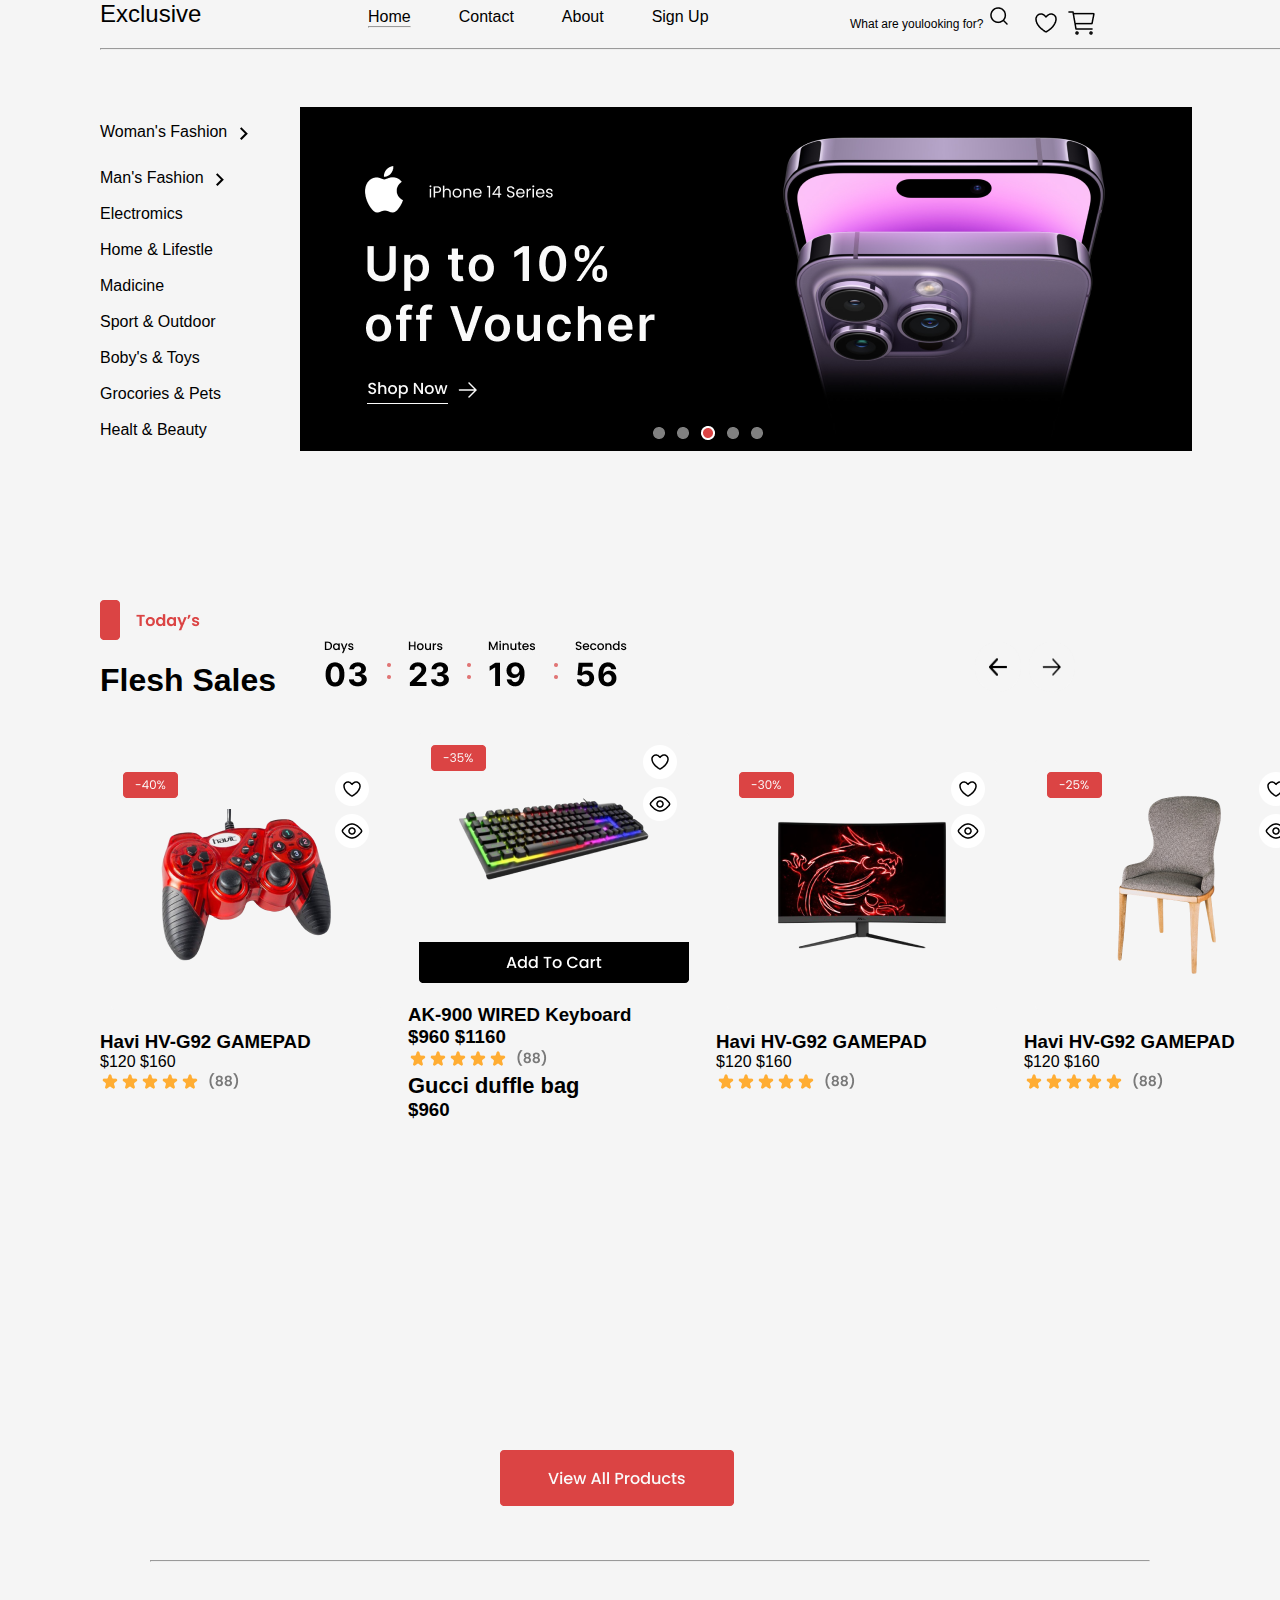
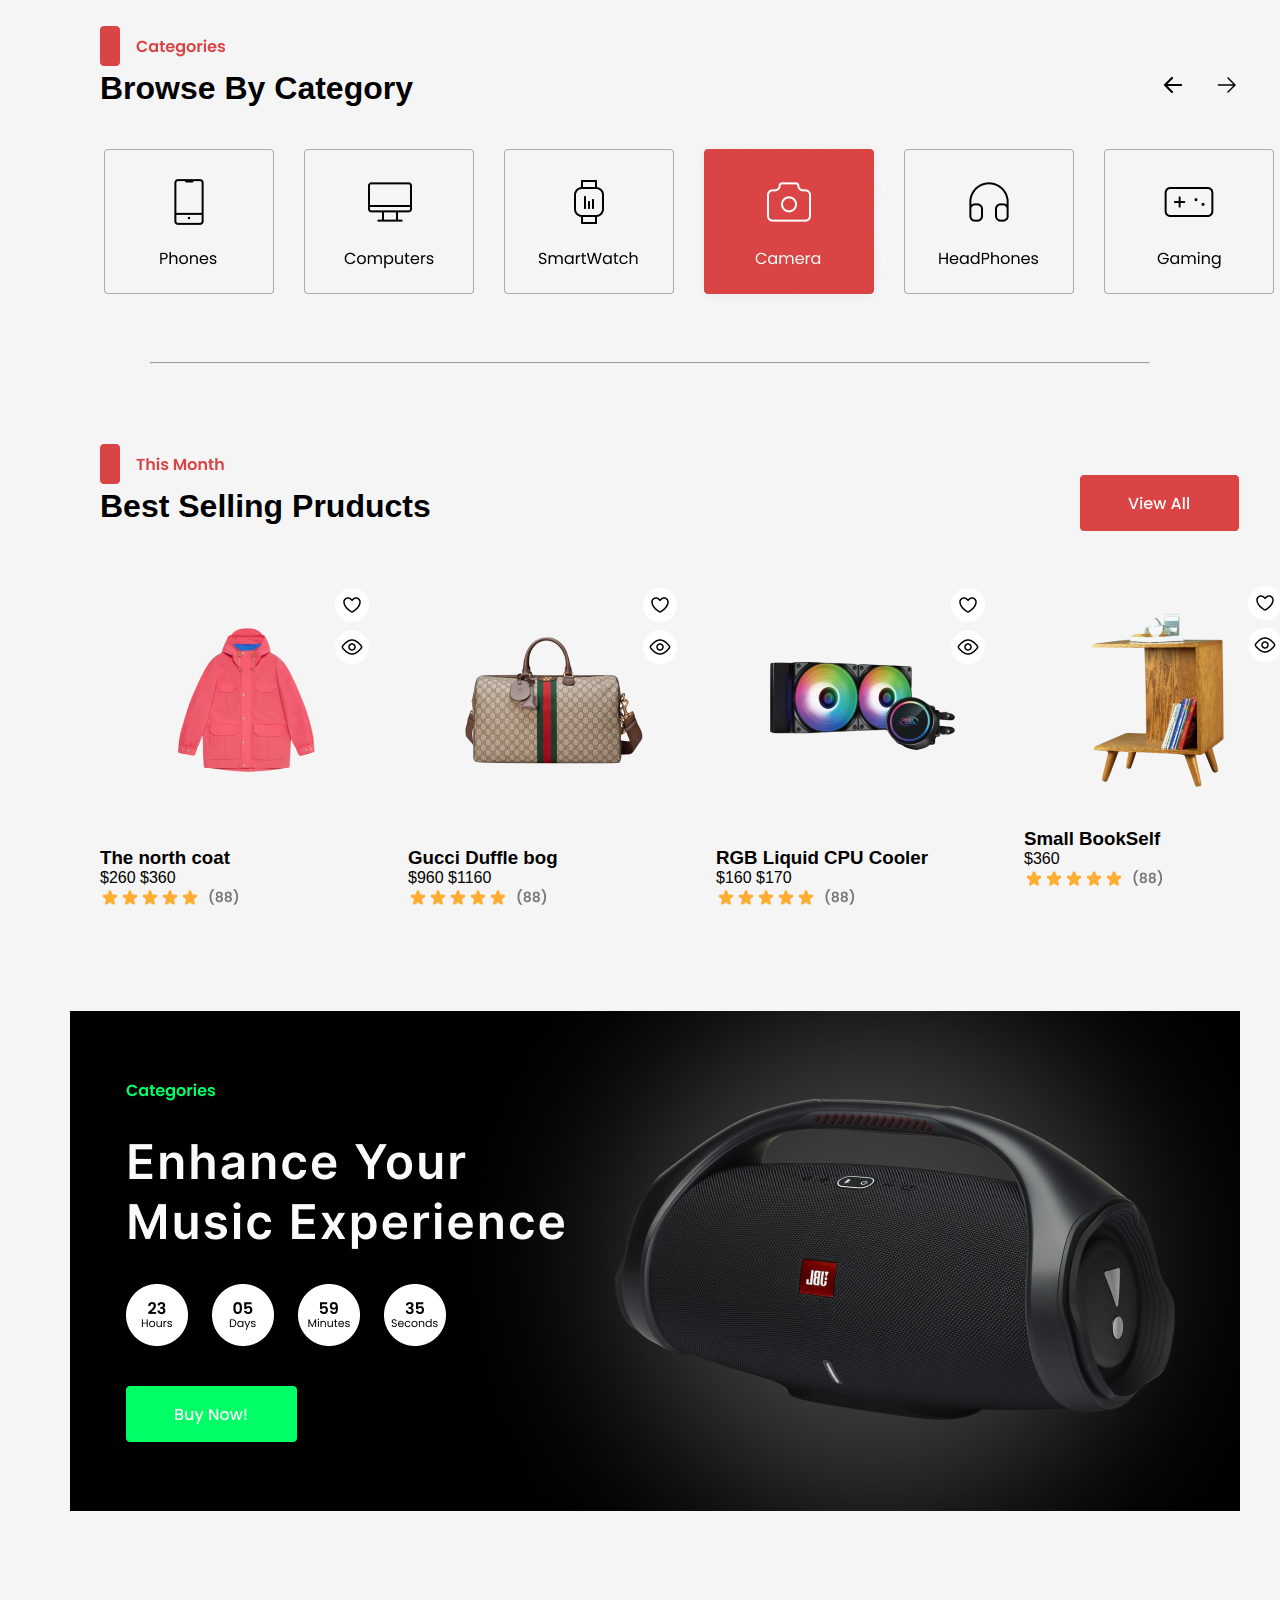
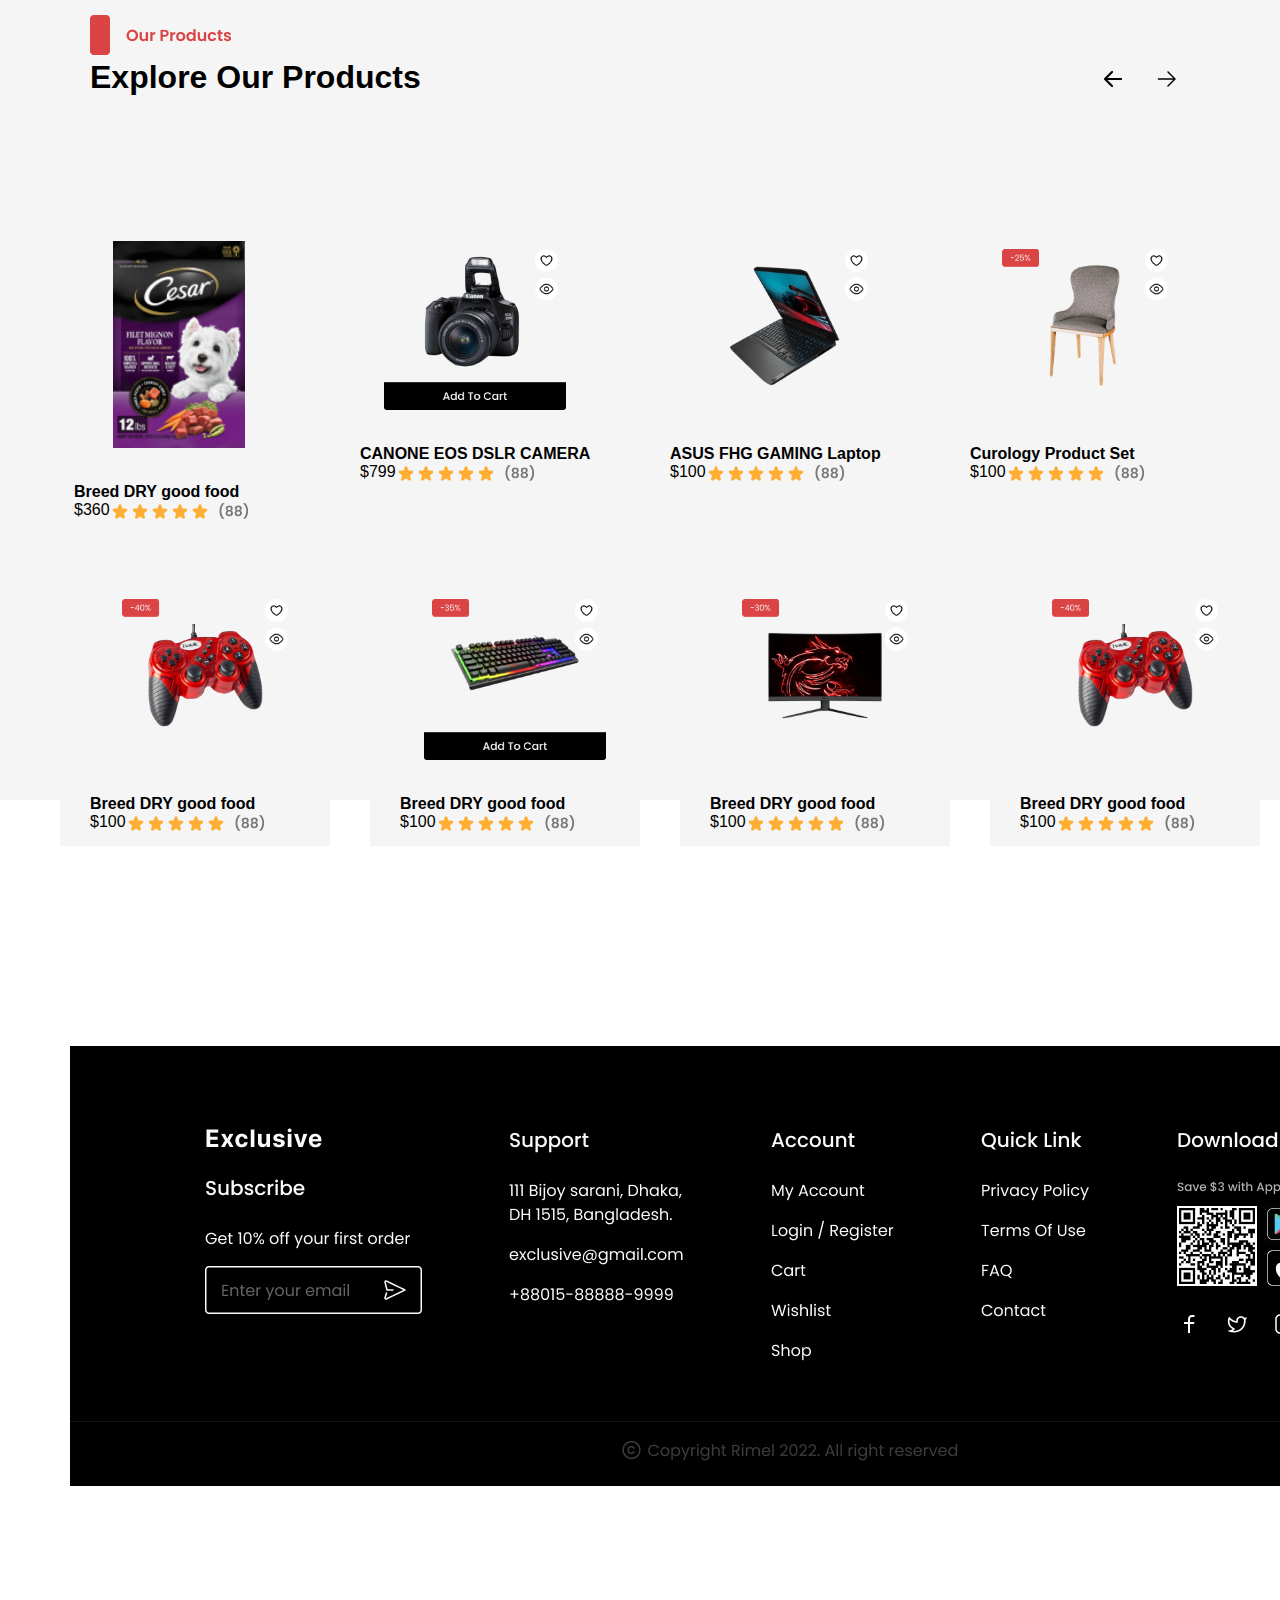
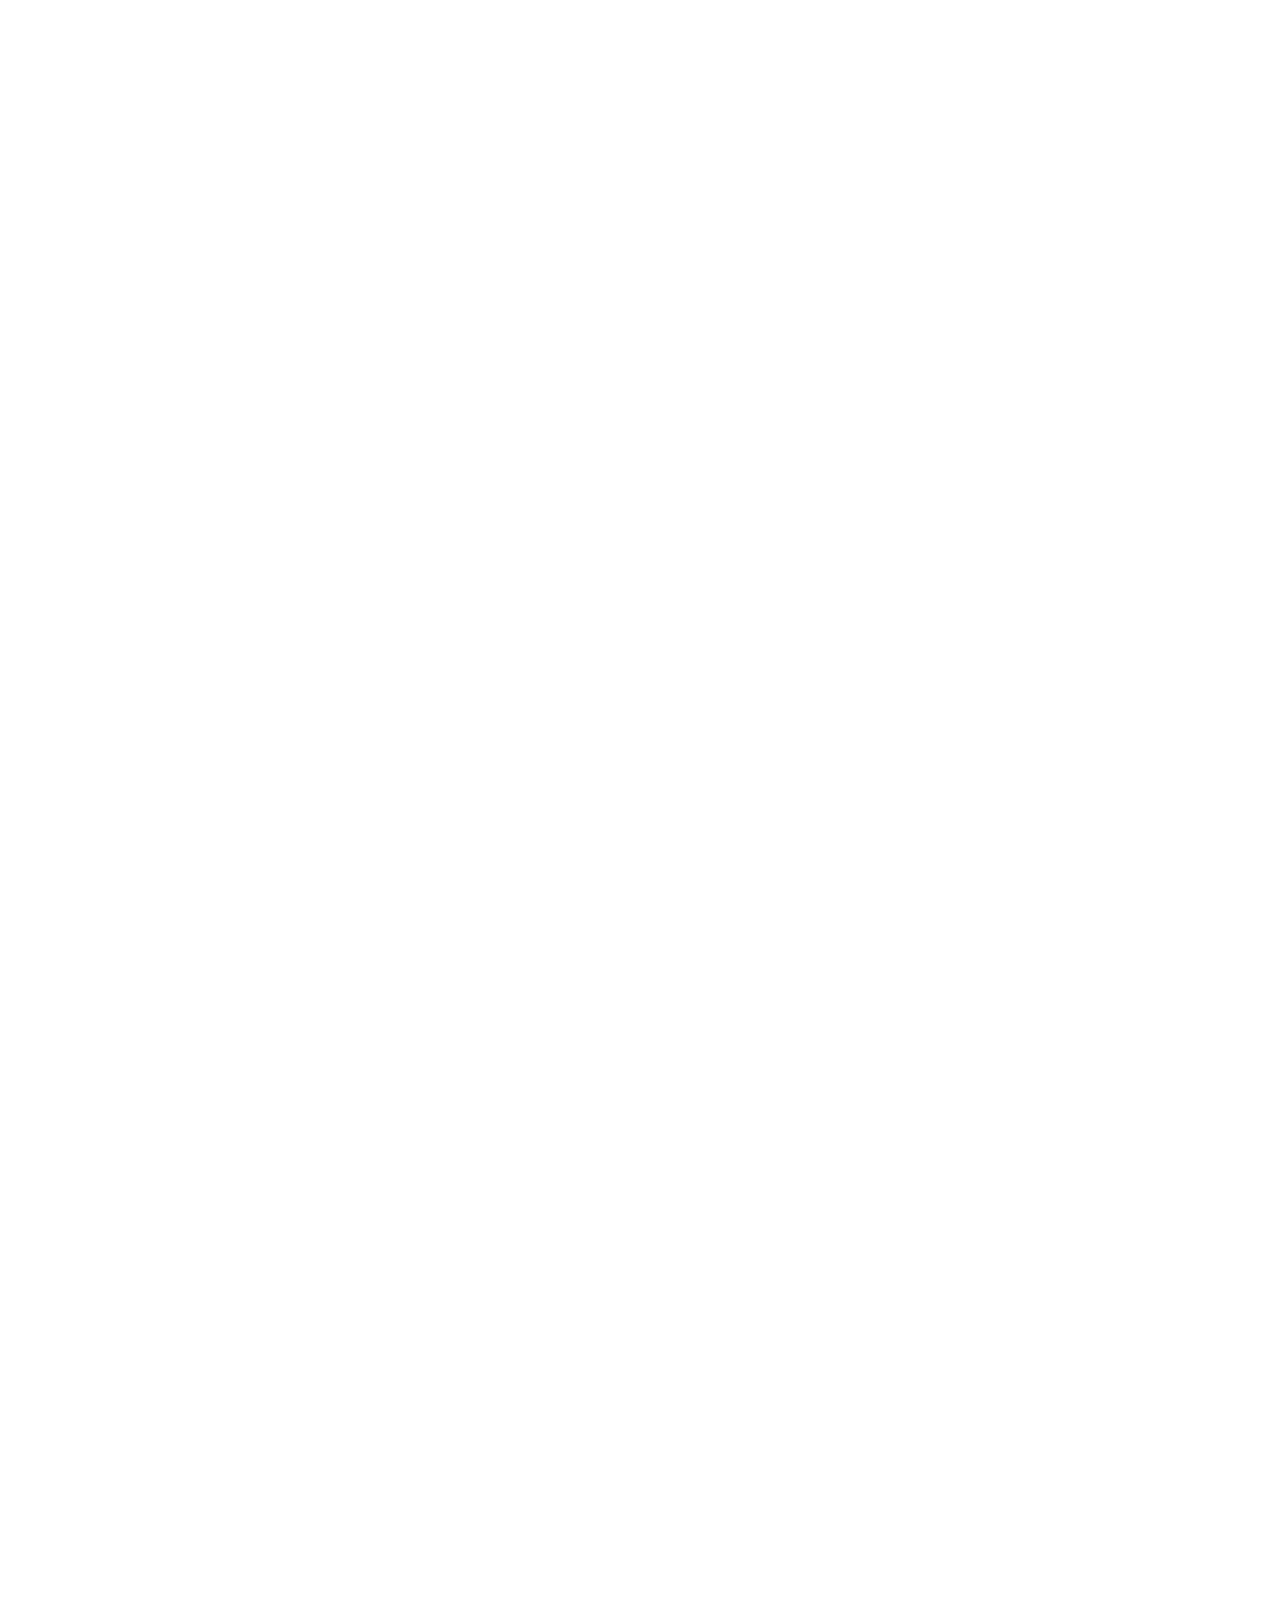
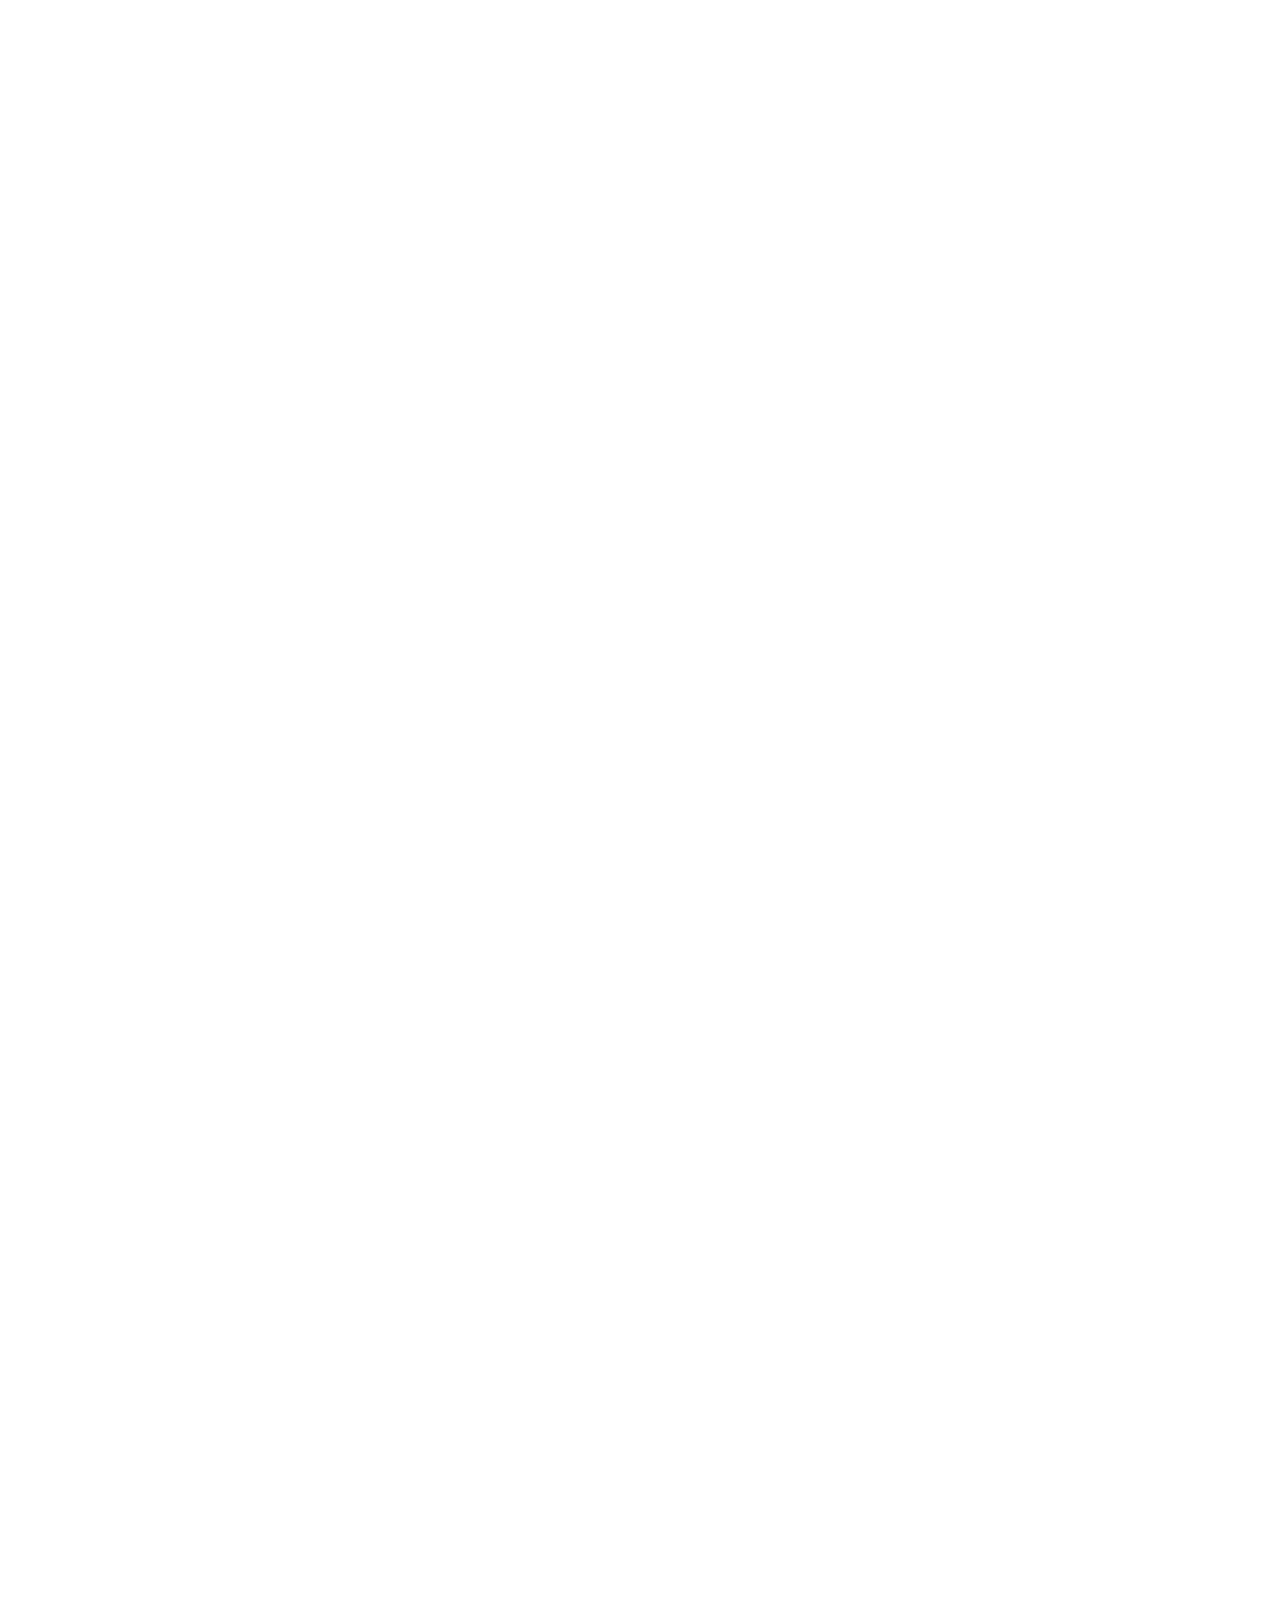
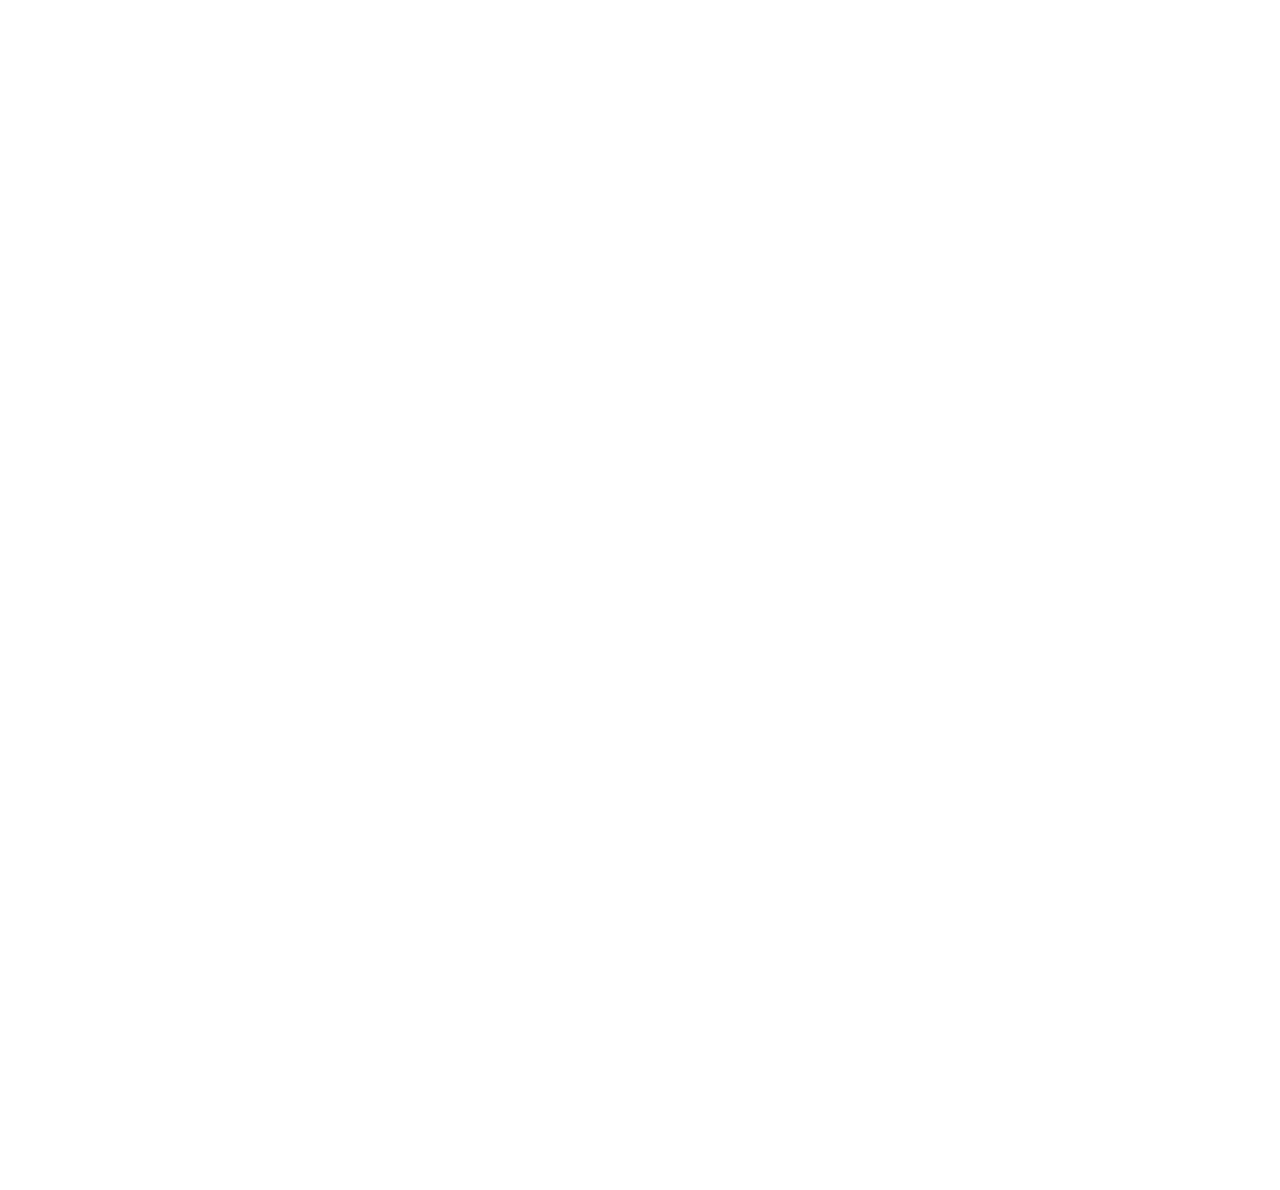
<file: index.html>
<!DOCTYPE html>
<html lang="en">

<head>
    <meta charset="UTF-8">
    <meta name="viewport" content="width=device-width, initial-scale=1.0">
    <title>Document</title>
    <link rel="stylesheet" href="style.css">
</head>

<body>
    <div class="obshe">

        <div class="wrapper">
            <!-- header section start -->
            <header>
                <nav>
                    <a class="logo" href="/">Exclusive</a>
                    <ul>
                        <li>
                            <a href="#todays">Home
                                <hr>
                            </a>
                        </li>
                        <li>
                            <a href="#">Contact</a>
                        </li>
                        <li>
                            <a href="#">About</a>
                        </li>
                        <li>
                            <a href="/sign.html">Sign Up</a>
                        </li>
                    </ul>
                    <hr>
                    <p class="logo__2">What are youlooking for? <img src="images/Component 2.png"></p>
                    <section class="home-img">
                        <img width="32px" src="images/Wishlist.png" alt="">
                        <img width="32px" src="images/Cart1 with buy.png" alt="">
                    </section>
                    <section class="home-fashion">
                        <ol>
                            <li>Woman's Fashion <img class="img-1" src="images/DropDown.png" alt=""><br></li>
                            <br>
                            <li>Man's Fashion <img class="img__2" src="images/DropDown.png" alt=""></li>
                            <br>
                            <li>Electromics</li>
                            <br>
                            <li>Home & Lifestle</li>
                            <br>
                            <li>Madicine</li>
                            <br>
                            <li>Sport & Outdoor</li>
                            <br>
                            <li>Boby's & Toys</li>
                            <br>
                            <li>Grocories & Pets</li>
                            <br>
                            <li>Healt & Beauty</li>
                        </ol>
                    </section>
                </nav>
                <img class="header-img" src="images/Frame 560.png" alt="">
            </header>
            <!-- header section end -->
        </div>

        <!-- main section start -->
        <main>
            <!-- todays section start -->
            <section class="todays">
                <div class="div">
                    <p><img src="images/Frame 625.png" alt=""></p>
                </div>
                <br>
                <h1>Flesh Sales <img class="koko" src="images/Group 1000005937.png" alt=""> <img class="hoho"
                        src="images/Frame 726.png" alt=""></h1>
                <div class="server">
                    <div class="card">
                        <img class="photo" src="images/Frame 570 (4).png" alt="">
                        <h3>Havi HV-G92 GAMEPAD</h3>
                        <div class="start">
                            <p>$120 $160</p>
                            <img src="images/Frame 566.png" alt="">
                        </div>
                    </div>
                    <div class="card">
                        <img class="photo" src="images/Frame 570 (1).png" alt="">
                        <h3>AK-900 WIRED Keyboard
                            <div class="start">
                                <p>$960 $1160</p>
                                <img src="images/Frame 566.png" alt="">
                                <h3>Gucci duffle bag</h3>
                                <p>$960</p>
                            </div>
                    </div>
                    <div class="card">
                        <img class="photo" src="images/Frame 570 (2).png" alt="">
                        <h3>Havi HV-G92 GAMEPAD</h3>
                        <div class="start">
                            <p>$120 $160</p>
                            <img src="images/Frame 566.png" alt="">
                        </div>
                    </div>
                    <div class="card">
                        <img class="photo" src="images/Frame 570 (3).png" alt="">
                        <h3>Havi HV-G92 GAMEPAD</h3>
                        <div class="start">
                            <p>$120 $160</p>
                            <img src="images/Frame 566.png" alt="">
                        </div>
                    </div>
                </div>

            </section>
            <!-- today section ned -->

            <!-- wiev section start -->
            <section class="wiev">
                <div class="sevtion">
                    <p"><img id="photo" width="234px" src="images/Frame 601.png" alt=""></p>
                        <hr class="hr">
                </div>
                <img class="wort" width="126px" src="images/Frame 623.png" alt="">
                <h1 class="vort">Browse By Category</h1>
                <img id="kort" src="images/Frame 726.png" alt="">
                <img class="cort" width="1170px" src="images/Frame 597.png" alt="">
                <hr id="xr">
            </section>
            <!-- wiev section end -->

            <!-- this month section start -->
            <section class="this">
                <div class="month">
                    <img src="images/Frame 620.png" alt="">
                    <h1>Best Selling Pruducts</h1>
                    <img class="loli" src="images/Button.png" alt="">
                </div>
                <div class="kover">
                    <div class="card">
                        <img class="photo" src="images/Cart.png" alt="">
                        <h3>The north coat</h3>
                        <div class="start">
                            <p>$260 $360</p>
                            <img src="images/Frame 566.png" alt="">
                        </div>
                    </div>
                    <div class="card">
                        <img class="photo" src="images/Cart (1).png" alt="">
                        <h3>Gucci Duffle bog</h3>
                        <div class="start">
                            <p>$960 $1160</p>
                            <img src="images/Frame 566.png" alt="">
                        </div>
                    </div>
                    <div class="card">
                        <img class="photo" src="images/Cart (2).png" alt="">
                        <h3>RGB Liquid CPU Cooler</h3>
                        <div class="start">
                            <p>$160 $170</p>
                            <img src="images/Frame 566.png" alt="">
                        </div>
                    </div>
                    <div class="card">
                        <img class="pxoto" src="images/Cart (3).png" alt="">
                        <h3>Small BookSelf</h3>
                        <div class="start">
                            <p>$360</p>
                            <img src="images/Frame 566.png" alt="">
                        </div>
                    </div>

                </div>

            </section>
            <!-- this month section end -->

            <!-- Categories section start -->
            <section class="categories">
                <img width="1170px" src="images/Frame 600.png" alt="">
            </section>
            <!-- categories section end -->

            <!-- Explore Our Product section start -->
            <section id="explore">
                <div class="explore">
                    <img class="photo" src="images/Frame 619 (1).png" alt="">
                    <h1>Explore Our Products</h1>
                    <img class="omg" src="images/Frame 726.png" alt="">
                </div>
                <div class="koler">
                    <div id="rasm" class="color">
                        <img class="photo" width="220px" src="images/71RdoeXxtrL 1 (1).png" alt="">
                        <h3 class="hasg">Breed DRY good food</h3>
                        <div class="gou">
                            <p>$360</p>
                            <img class="perl" src="images/Frame 566.png" alt="">
                        </div>
                    </div>
                    <div id="imigs" class="color">
                        <img class="photo" width="270px" src="images/Cart (5).png" alt="">
                        <h3>CANONE EOS DSLR CAMERA</h3>
                        <div class="gou">
                            <p>$799</p>
                            <img class="perl" src="images/Frame 566.png" alt="">
                        </div>
                    </div>
                    <div id="ciki" class="color">
                        <img class="photo" width="270px" src="images/Cart (6).png" alt="">
                        <h3>ASUS FHG GAMING Laptop</h3>
                        <div class="gou">
                            <p>$100</p>
                            <img class="perl" src="images/Frame 566.png" alt="">
                        </div>
                    </div>
                    <div id="kola" class="color">
                        <img class="photo" width="270px" src="images/Frame 570 (3).png" alt="">
                        <h3>Curology Product Set</h3>
                        <div class="gou">
                            <p>$100</p>
                            <img class="perl" src="images/Frame 566.png" alt="">
                        </div>
                    </div>
                    <div id="fanta" class="color">
                        <img class="photo" width="270px" src="images/Frame 570 (4).png" alt="">
                        <h3>Breed DRY good food</h3>
                        <div class="gou">
                            <p>$100</p>
                            <img class="perl" src="images/Frame 566.png" alt="">
                        </div>
                    </div>
                    <div id="pepsi" class="color">
                        <img class="photo" width="270px" src="images/Frame 570 (1).png" alt="">
                        <h3>Breed DRY good food</h3>
                        <div class="gou">
                            <p>$100</p>
                            <img class="perl" src="images/Frame 566.png" alt="">
                        </div>
                    </div>
                    <div id="adrinalin" class="color">
                        <img class="photo" width="270px" src="images/Frame 570 (2).png" alt="">
                        <h3>Breed DRY good food</h3>
                        <div class="gou">
                            <p>$100</p>
                            <img class="perl" src="images/Frame 566.png" alt="">
                        </div>
                    </div>
                    <div id="mikko" class="color">
                        <img class="photo" width="270px" src="images/Frame 570 (4).png" alt="">
                        <h3>Breed DRY good food</h3>
                        <div class="gou">
                            <p>$100</p>
                            <img class="perl" src="images/Frame 566.png" alt="">
                        </div>
                    </div>
                </div>
            </section>
            <!-- Explore our product section end -->
        </main>
        <!-- main section end -->

        <!-- footer section start -->
        <footer>
            <div class="sektion">
                <img src="images/Footer (1).png" alt="">
            </div>

        </footer>
        <!-- footer section end -->

    </div>

</body>

</html>
</file>
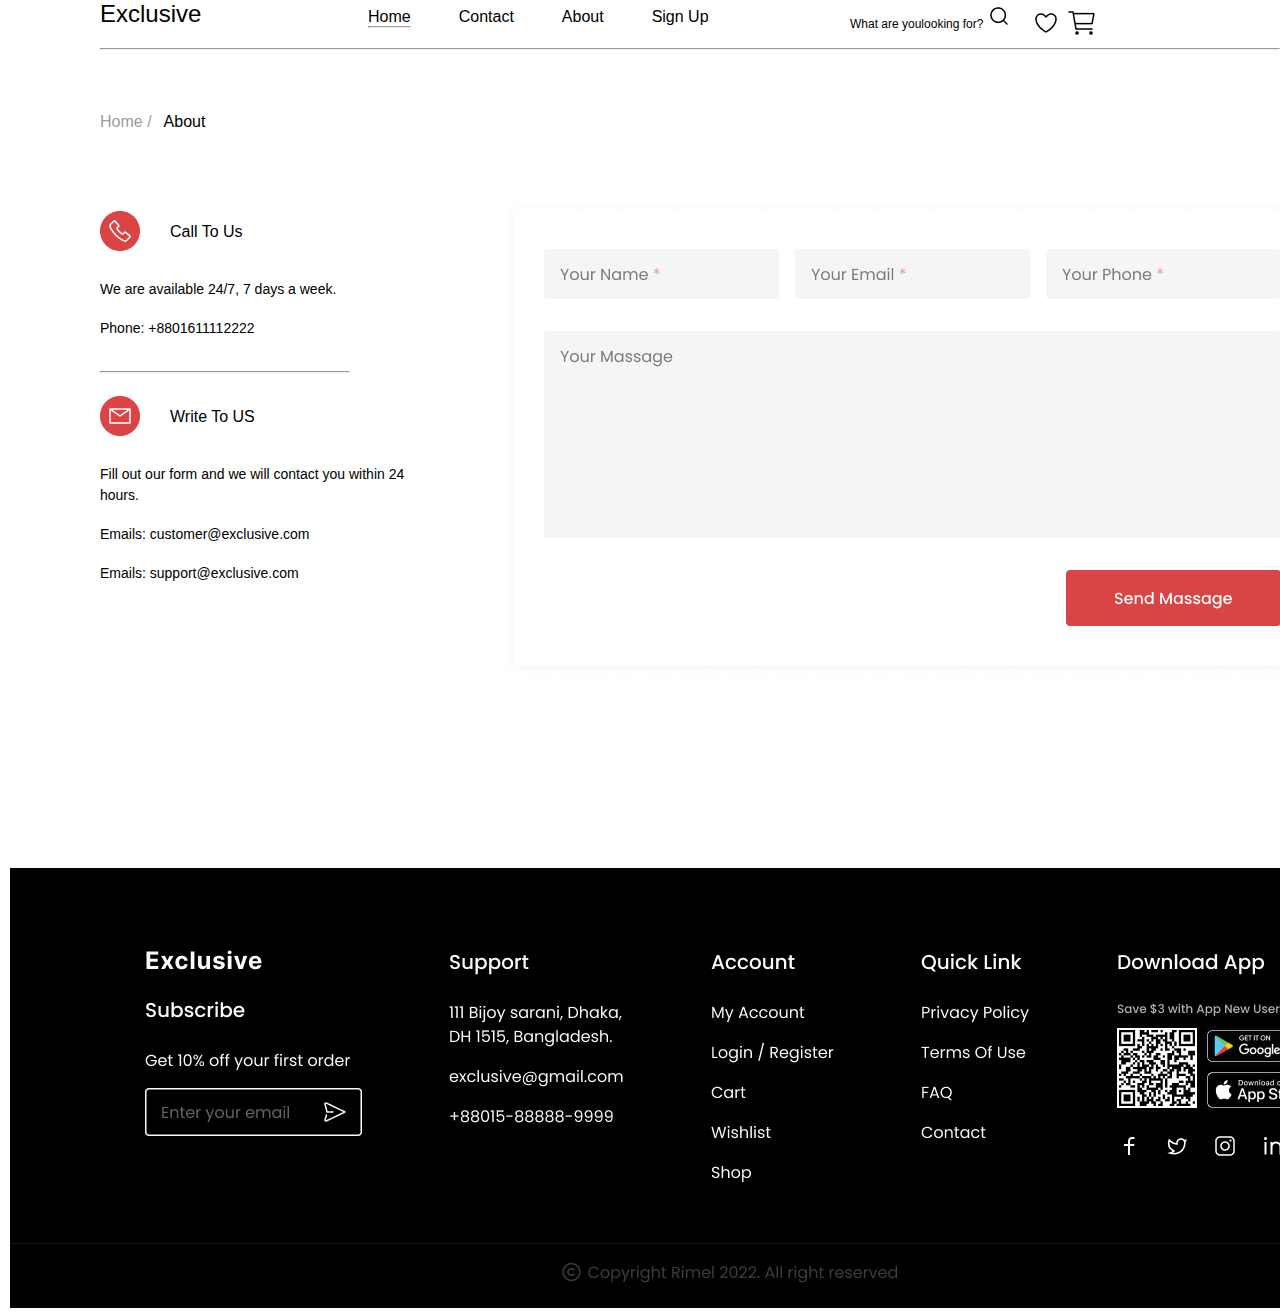
<file: call.html>
<!DOCTYPE html>
<html lang="en">
<head>
    <meta charset="UTF-8">
    <meta name="viewport" content="width=device-width, initial-scale=1.0">
    <title>Document</title>
    <link rel="stylesheet" href="call.css">
</head>
<body>

    <header>
        <nav>
            <a class="logo" href="/">Exclusive</a>
            <ul>
                <li>
                    <a href="#todays">Home
                        <hr>
                    </a>
                </li>
                <li>
                    <a href="#">Contact</a>
                </li>
                <li>
                    <a href="#">About</a>
                </li>
                <li>
                    <a href="/sign.html">Sign Up</a>
                </li>
            </ul>
            <hr>
            <p class="logo__2">What are youlooking for? <img src="images/Component 2.png"></p>
            <section class="home-img">
                <img width="32px" src="images/Wishlist.png" alt="">
                <img width="32px" src="images/Cart1 with buy.png" alt="">
            </section>

            <div class="hero">
                <p>Home / </p>
                <p style="color: #000000;">About</p>
            </div>

            <section class="cal-right">

                <div class="call-right">
                    <img src="images/icons-phone.png" alt=""> <h1>Call To Us</h1>
                    <p>We are available 24/7, 7 days a week.</p><br>
                    <p>Phone: +8801611112222</p>

                    <hr class="hero-hr">

                    <div class="call-left">
                        <img src="images/icons-mail.png" alt=""> <h1>Write To US</h1>
                        <p>Fill out our form and we will contact you within 24 hours.</p><br>
                        <p>Emails: customer@exclusive.com</p><br>
                        <p>Emails: support@exclusive.com</p><br>

                    </div>

                    <div class="all__leftc">
                        <img src="images/Frame 855.png" alt="">
                    </div>
                </div>

                <div class="footer-img">
                    <img src="images/Footer (1).png" alt="">
                </div>
            </section>
    
</body>
</html>
</file>
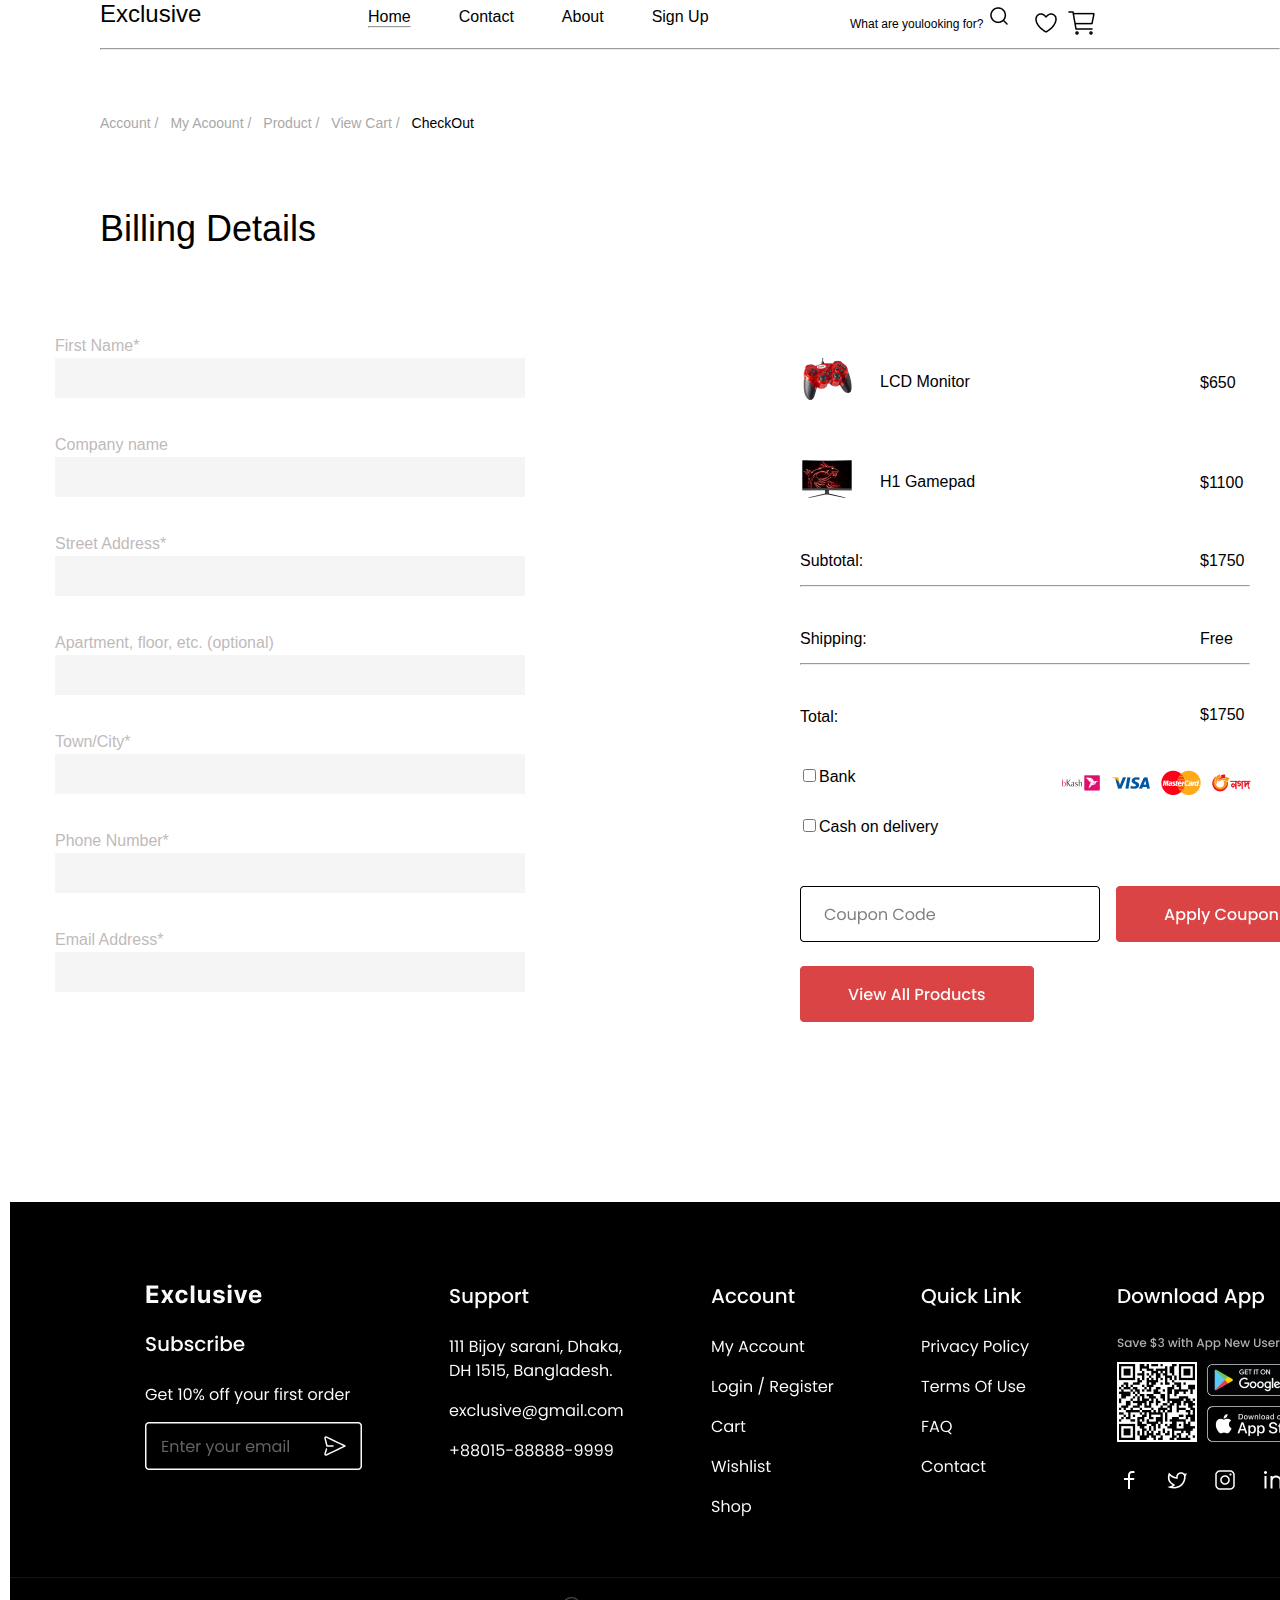
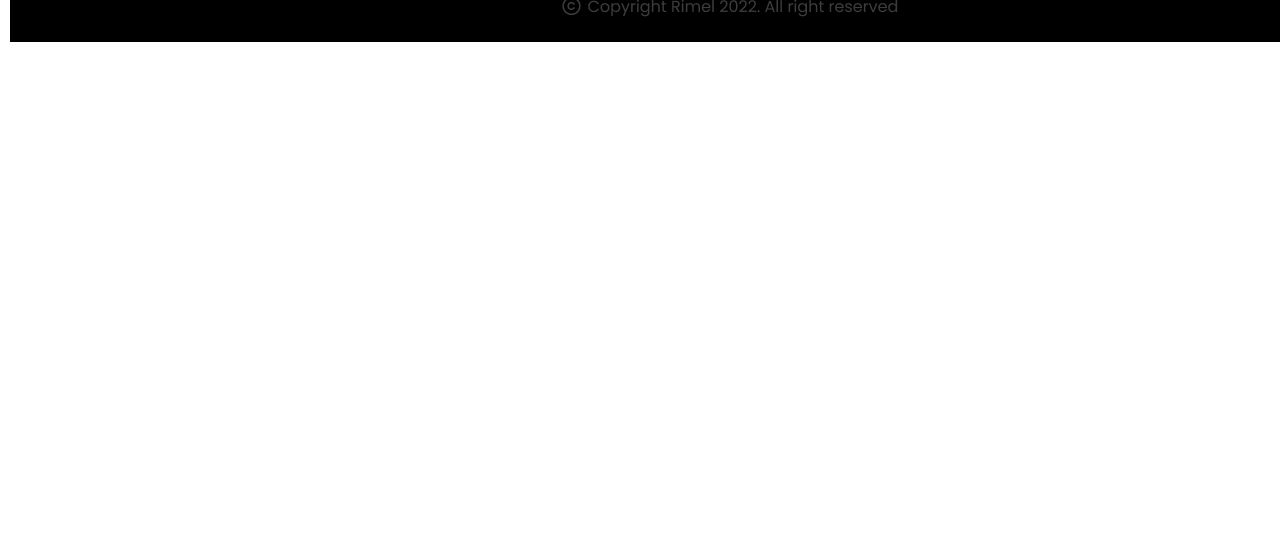
<file: details.html>
<!DOCTYPE html>
<html lang="en">

<head>
    <meta charset="UTF-8">
    <meta name="viewport" content="width=device-width, initial-scale=1.0">
    <title>Document</title>
    <link rel="stylesheet" href="details.css">
</head>

<body>

    <header>
        <nav>
            <a class="logo" href="/">Exclusive</a>
            <ul>
                <li>
                    <a href="#todays">Home
                        <hr>
                    </a>
                </li>
                <li>
                    <a href="#">Contact</a>
                </li>
                <li>
                    <a href="#">About</a>
                </li>
                <li>
                    <a href="/sign.html">Sign Up</a>
                </li>
            </ul>
            <hr>
            <p class="logo__2">What are youlooking for? <img src="images/Component 2.png"></p>
            <section class="home-img">
                <img width="32px" src="images/Wishlist.png" alt="">
                <img width="32px" src="images/Cart1 with buy.png" alt="">
            </section>

            <div class="hero">
                <p>Account / </p>
                <p>My Acoount / </p>
                <p>Product / </p>
                <p>View Cart / </p>
                <p style="color: #000000;">CheckOut</p>
            </div>

            <div class="navd">
                <h1>Billing Details</h1>

            </div>

            <section class="contact">


                <form>
                    <div class="form-groups">
                        <div class="form-group">
                            <label for="name">First Name*</label>
                            <input type="text" id="lastname">
                        </div>
                        <div class="form-group">
                            <label for="name">Company name</label>
                            <input type="text" id="lastname">
                        </div>
                        <div class="form-group">
                            <label for="name">Street Address*</label>
                            <input type="text" id="lastname">
                        </div>
                        <div class="form-group">
                            <label for="name">Apartment, floor, etc. (optional)</label>
                            <input type="text" id="lastname">
                        </div>
                        <div class="form-group">
                            <label for="name">Town/City*</label>
                            <input type="text" id="lastname">
                        </div>
                        <div class="form-group">
                            <label for="name">Phone Number*</label>
                            <input type="text" id="lastname">
                        </div>
                        <div class="form-group">
                            <label for="name">Email Address*</label>
                            <input type="text" id="lastname">
                        </div>
                    </div>
            </section>

            <section class="contact-right">
                <div class="navbar-right">
                    <img src="images/Gamepad-Cart-Small.png" alt="">
                    <h1>LCD Monitor</h1>
                    <p>$650</p>
                    <img src="images/Monitor-Cart-Small.png" alt="">
                    <h1>H1 Gamepad</h1>
                    <p>$1100</p>

                    <div class="form-group">
                        <label for="name">Subtotal:
                            <hr id="right-hr">
                        </label>
                        <input type="text" id="lastname">
                        <p>$1750</p>
                    </div>
                    <div class="form-group">
                        <label for="name">Shipping:
                            <hr id="right-hr">
                        </label>
                        <input type="text" id="lastname">
                        <p>Free</p>
                    </div>
                    <div class="form-group">
                        <label for="name">Total:</label>
                        <input type="text" id="lastname">
                        <p>$1750</p>
                    </div>
                    <div class="remember-forgot">
                        <label> <input type="checkbox">Bank</label>
                        <img class="frame" src="images/Frame 834.png" alt="">
                    </div>
                    <div class="remember-forgot">
                        <label class="right-label"> <input type="checkbox">Cash on delivery</label>
                    </div>
                    <div class="end-img">
                        <img src="images/Coupon Code.png" alt="">
                        <img id="end-img" src="images/Frame 601.png" alt="">
                    </div>
                </div>
            </section>
            <img class="footer-img" src="images/Footer (1).png" alt="">

</body>

</html>
</file>
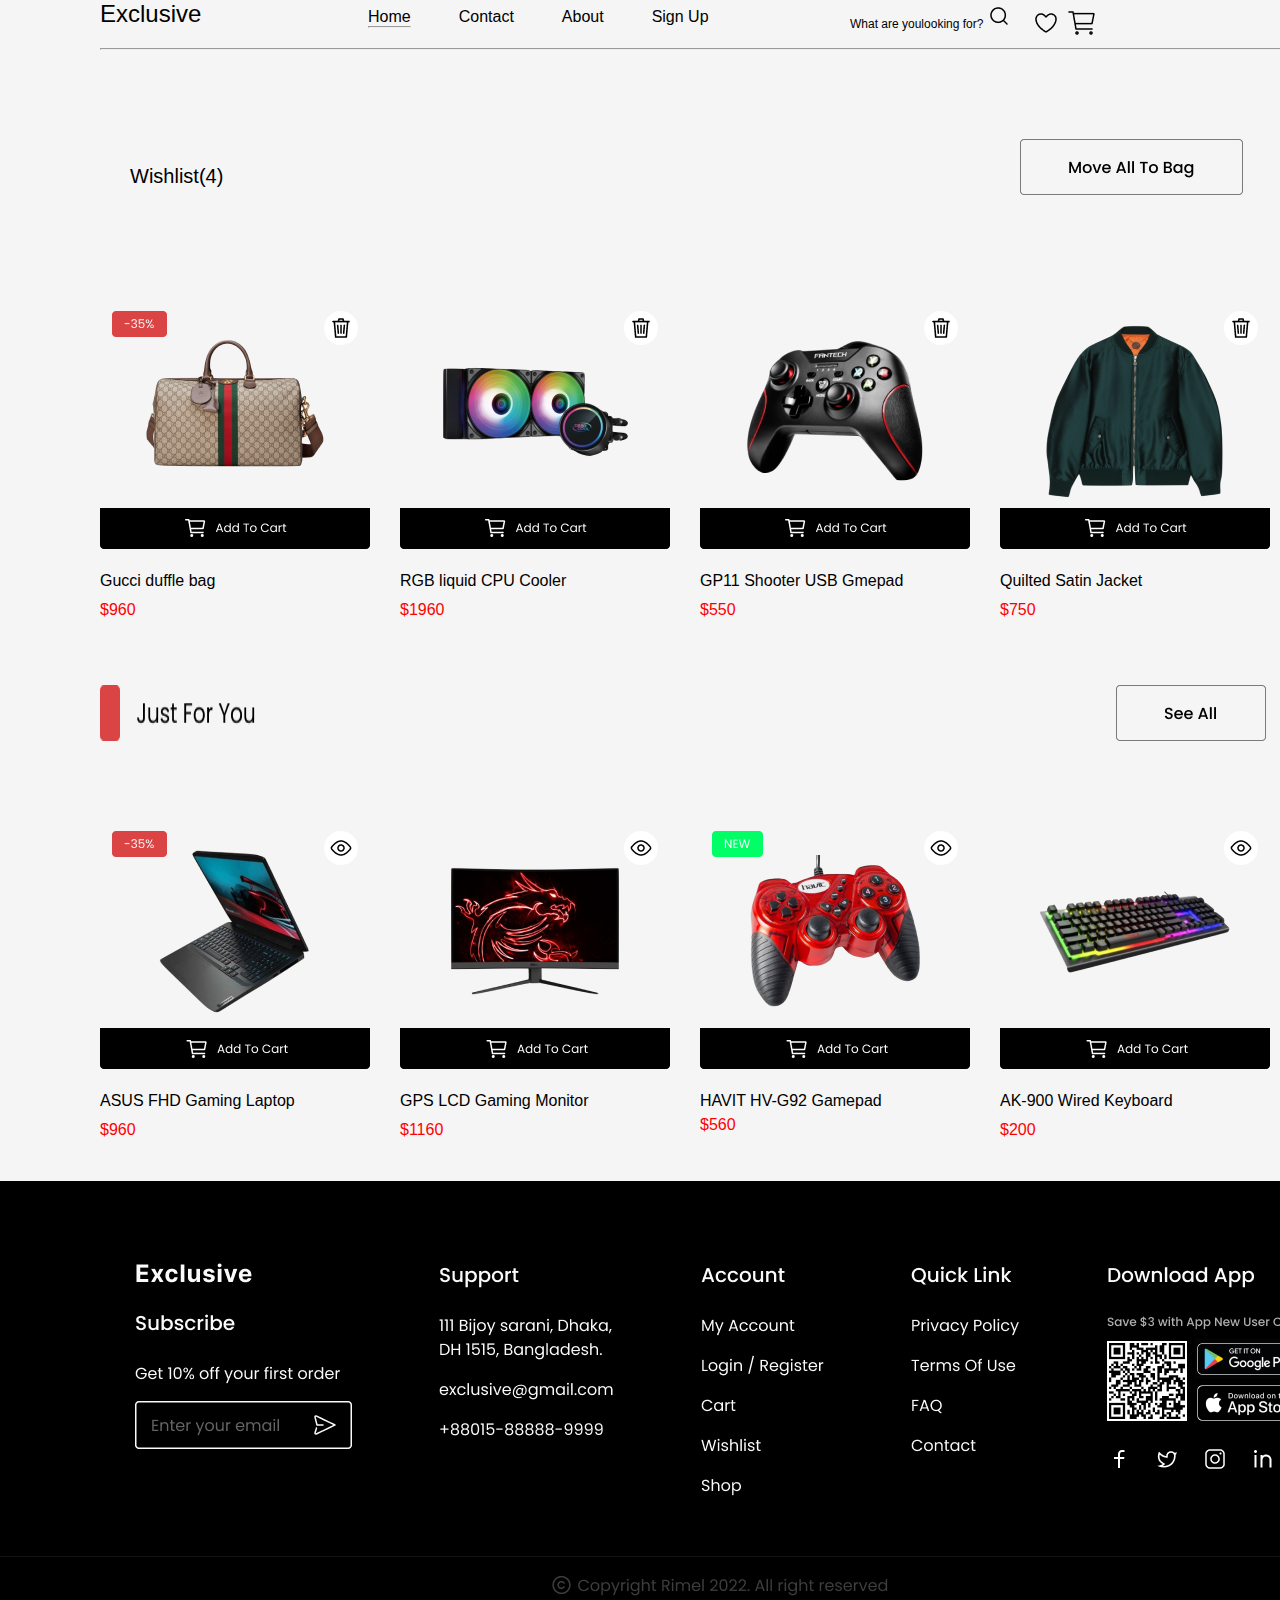
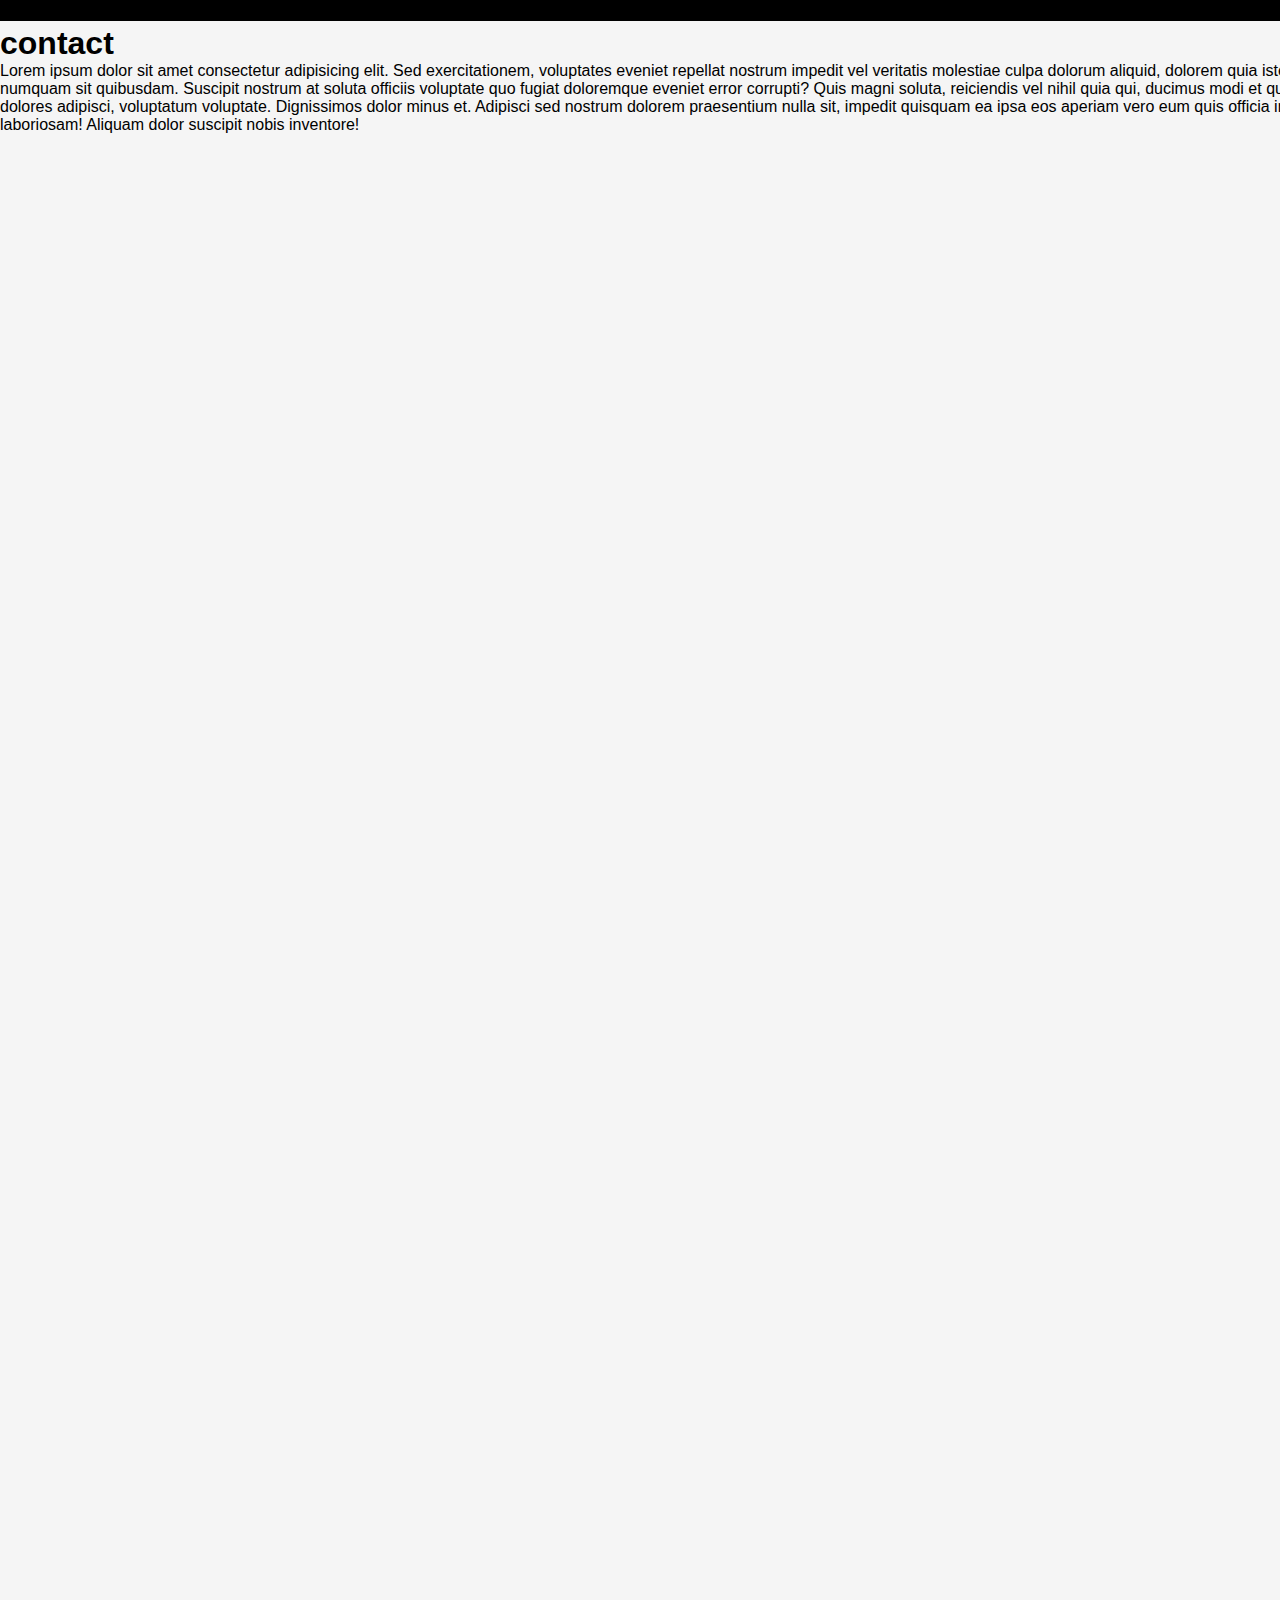
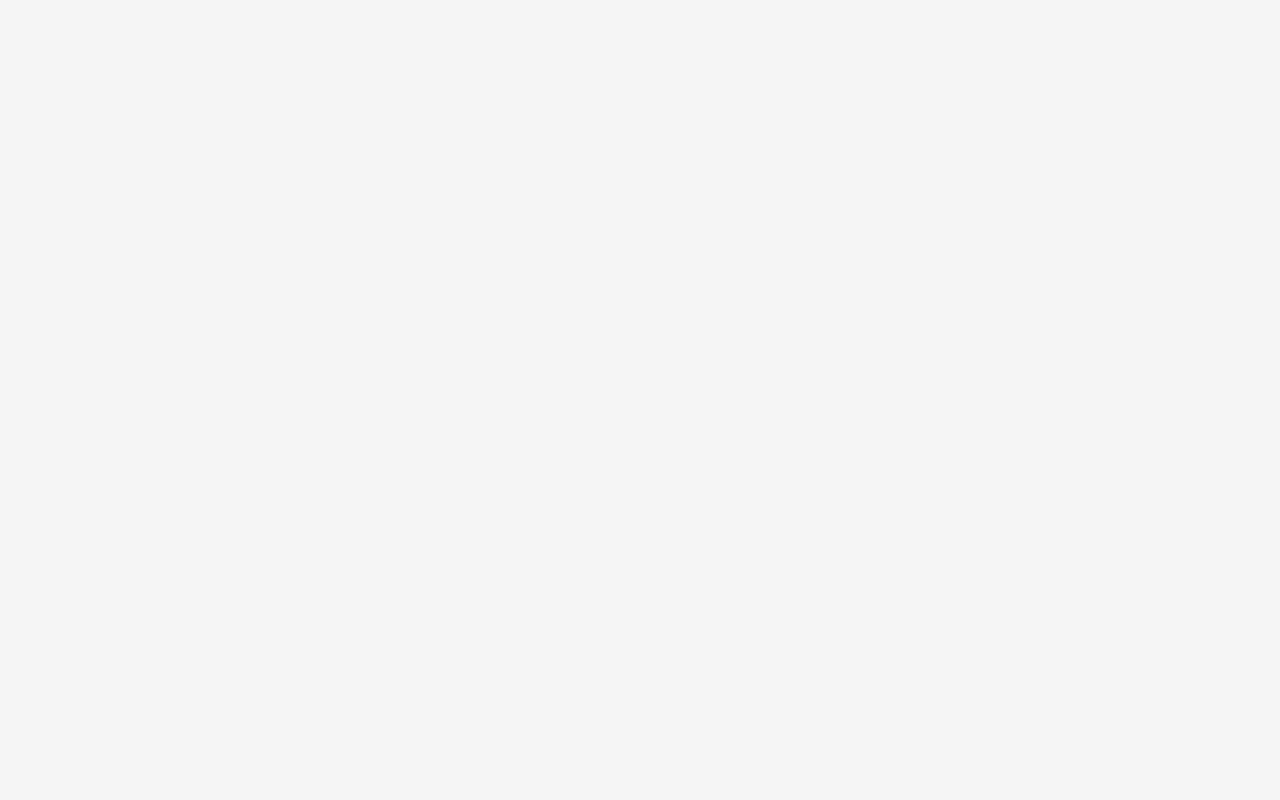
<file: exprince.html>
<!DOCTYPE html>
<html lang="en">

<head>
    <meta charset="UTF-8">
    <meta name="viewport" content="width=device-width, initial-scale=1.0">
    <title>Document</title>
    <link rel="stylesheet" href="exprince.css">
</head>

<body>

    <div class="obshe">

        <div class="wrapper">
            <!-- header section start -->
            <header>
                <nav>
                    <a class="logo" href="/">Exclusive</a>
                    <ul>
                        <li>
                            <a href="/index.html">Home
                                <hr>
                            </a>
                        </li>
                        <li>
                            <a href="#">Contact</a>
                        </li>
                        <li>
                            <a href="#">About</a>
                        </li>
                        <li>
                            <a href="/sign.html">Sign Up</a>
                        </li>
                    </ul>
                    <hr>
                    <p class="logo__2">What are youlooking for? <img src="images/Component 2.png"></p>
                    <section class="home-img">
                        <img width="32px" src="images/Wishlist.png" alt="">
                        <img width="32px" src="images/Cart1 with buy.png" alt="">
                    </section>
                </nav>

                <p class="ero">Wishlist(4)</p>
                <img class="ero__img" src="images/Button (1).png" alt="">
                <div class="weshlist">


                    <div class="exprins">
                        <div class="card-section">
                            <img src="images/Cart (7).png" alt="">
                            <h3>Gucci duffle bag</h3>
                            <p style="color: red;">$960</p>
                        </div>
                    </div>
                    <div class="exprins">
                        <div class="card-section">
                            <img src="images/Cart (8).png" alt="">
                            <h3>RGB liquid CPU Cooler</h3>
                            <p style="color: red;">$1960</p>
                        </div>
                    </div>
                    <div class="exprins">
                        <div class="card-section">
                            <img src="images/Cart (9).png" alt="">
                            <h3>GP11 Shooter USB Gmepad</h3>
                            <p style="color: red;">$550</p>
                        </div>
                    </div>
                    <div class="exprins">
                        <div class="card-section">
                            <img src="images/Cart (10).png" alt="">
                            <h3>Quilted Satin Jacket</h3>
                            <p style="color: red;">$750</p>
                        </div>
                    </div>
                </div>



                <div id="money" class="weshlist">


                    <div class="exprins">
                        <div class="card-section">
                            <img src="images/Cart (11).png" alt="">
                            <h3>ASUS FHD Gaming Laptop</h3>
                            <p style="color: red;">$960</p>
                        </div>
                    </div>
                    <div class="exprins">
                        <div class="card-section">
                            <img src="images/Cart (12).png" alt="">
                            <h3>GPS LCD Gaming Monitor</h3>
                            <p style="color: red;">$1160</p>
                        </div>
                    </div>
                    <div class="exprins">
                        <div class="card-section">
                            <img src="images/Cart (13).png" alt="">
                            <h3>HAVIT HV-G92 Gamepad
                                <p style="color: red;">$560</p>
                        </div>
                    </div>
                    <div class="exprins">
                        <div class="card-section">
                            <img src="images/Cart (14).png" alt="">
                            <h3>AK-900 Wired Keyboard </h3>
                            <p style="color: red;">$200</p>
                        </div>
                    </div>
                </div>

                <div id="noney" class="lorem">
                    <img class="fero" src="images/Frame 785.png" alt="">
                    <img class="kerl" src="images/Button (2).png" alt="">
                </div>
            </header>
            <!-- header section end -->

            <img src="images/Footer (1).png" alt="">

            <section>
                <h1>contact</h1>

                <p>Lorem ipsum dolor sit amet consectetur adipisicing elit. Sed exercitationem, voluptates eveniet
                    repellat nostrum impedit vel veritatis molestiae culpa dolorum aliquid, dolorem quia iste eaque,
                    dolor voluptas numquam sit quibusdam.
                    Suscipit nostrum at soluta officiis voluptate quo fugiat doloremque eveniet error corrupti? Quis
                    magni soluta, reiciendis vel nihil quia qui, ducimus modi et quod earum exercitationem dolores
                    adipisci, voluptatum voluptate.
                    Dignissimos dolor minus et. Adipisci sed nostrum dolorem praesentium nulla sit, impedit quisquam ea
                    ipsa eos aperiam vero eum quis officia inventore ad numquam laboriosam! Aliquam dolor suscipit nobis
                    inventore!</p>
            </section>

</body>

</html>
</file>
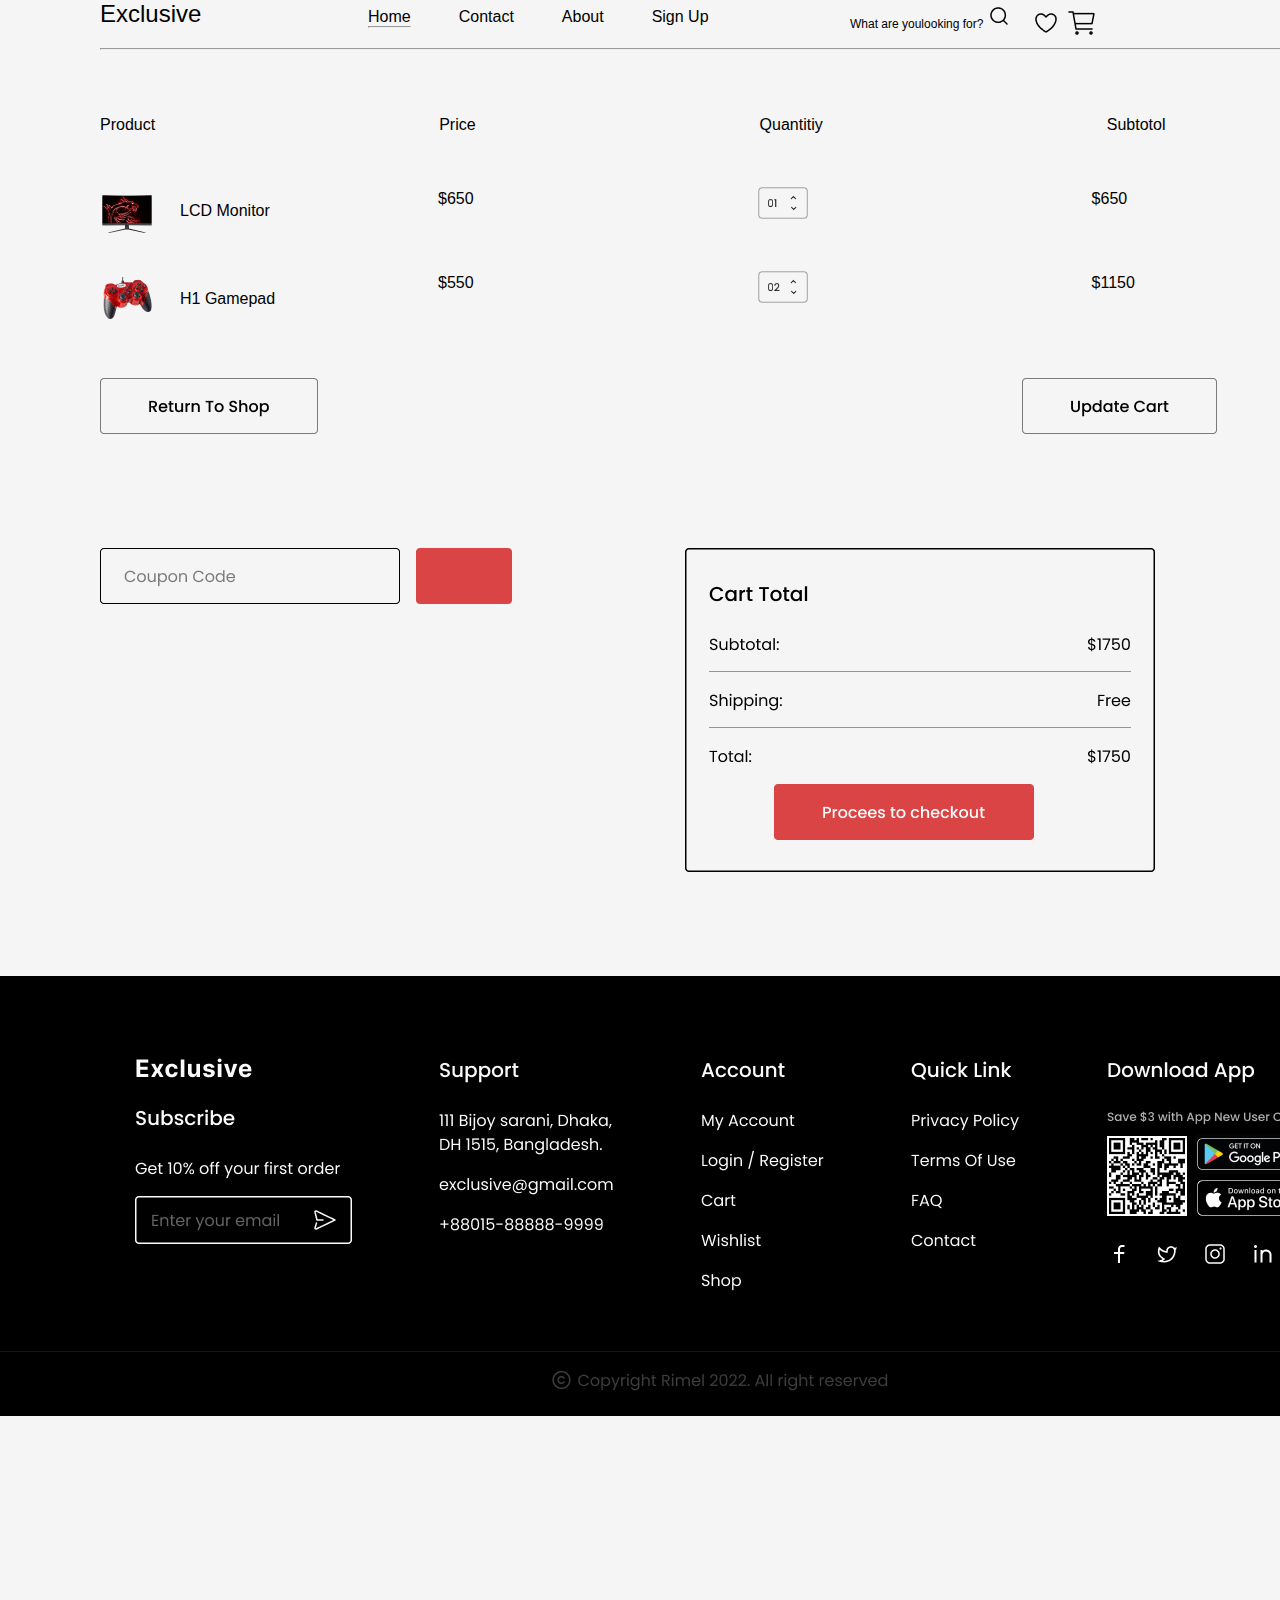
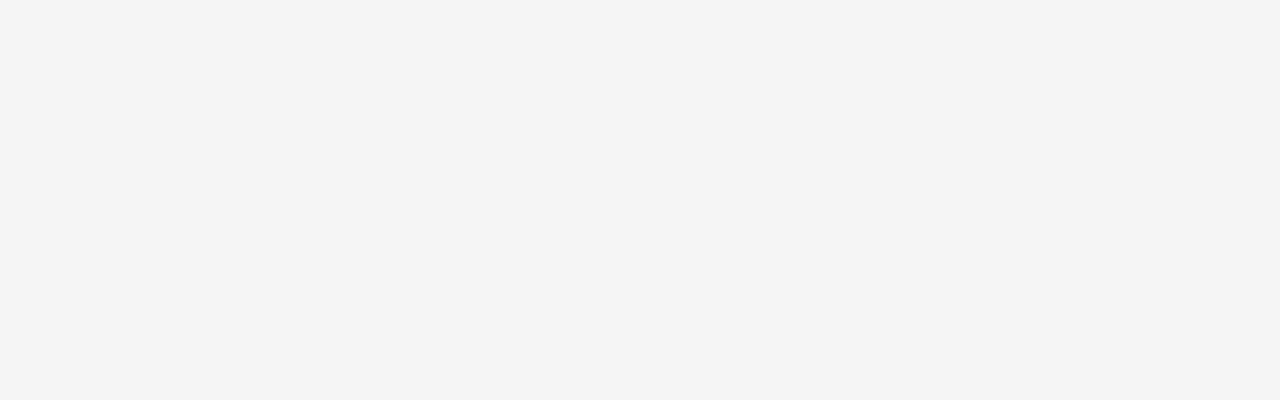
<file: exprince2.html>
<!DOCTYPE html>
<html lang="en">
<head>
    <meta charset="UTF-8">
    <meta name="viewport" content="width=device-width, initial-scale=1.0">
    <title>Document</title>
    <link rel="stylesheet" href="exprince2.css">
</head>
<body>

    <div class="obshe">
        <!-- header section start -->
        <header>
            <nav>
                <a class="logo" href="/">Exclusive</a>
                <ul>
                    <li>
                        <a href="/index.html">Home
                            <hr>
                        </a>
                    </li>
                    <li>
                        <a href="#">Contact</a>
                    </li>
                    <li>
                        <a href="#">About</a>
                    </li>
                    <li>
                        <a href="/sign.html">Sign Up</a>
                    </li>
                </ul>
                <hr>
                <p class="logo__2">What are youlooking for? <img src="images/Component 2.png"></p>
                <section class="home-img">
                    <img width="32px" src="images/Wishlist.png" alt="">
                    <img width="32px" src="images/Cart1 with buy.png" alt="">
                </section>

                <div class="mian">
                    <div class="hard">
                        <p>Product</p>
                        <p>Price</p>
                        <p>Quantitiy</p>
                        <p>Subtotol</p>
                    </div>

                    <div id="doda" class="hard">
                        <img src="images/Monitor-Cart-Small.png" alt="">
                        <p>$650</p>
                        <p><img width="50px" src="images/Quantity.png" alt=""></p>
                        <p class="dolor">$650</p>

                    </div>

                    <div id="dode" class="hard">
                        <p><img src="images/Gamepad-Cart-Small.png" alt=""></p>
                        <p>$550</p>
                        <p><img width="50px" src="images/Quantity (1).png" alt=""></p>
                        <p>$1150</p>
                    </div>

                    <p class="monitor">LCD Monitor</p>
                    <p class="game">H1 Gamepad</p>

                    <img class="section-img" src="images/Button (5).png" alt="">
                    <img class="header__img" src="images/Button (4).png" alt="">

                    <img class="frame-img" src="images/Frame 806.png" alt="">
        </header>

        <img id="foter-img" src="images/Footer (1).png" alt="">
        <!-- header section end -->
    </div>
    
</body>
</html>
</file>
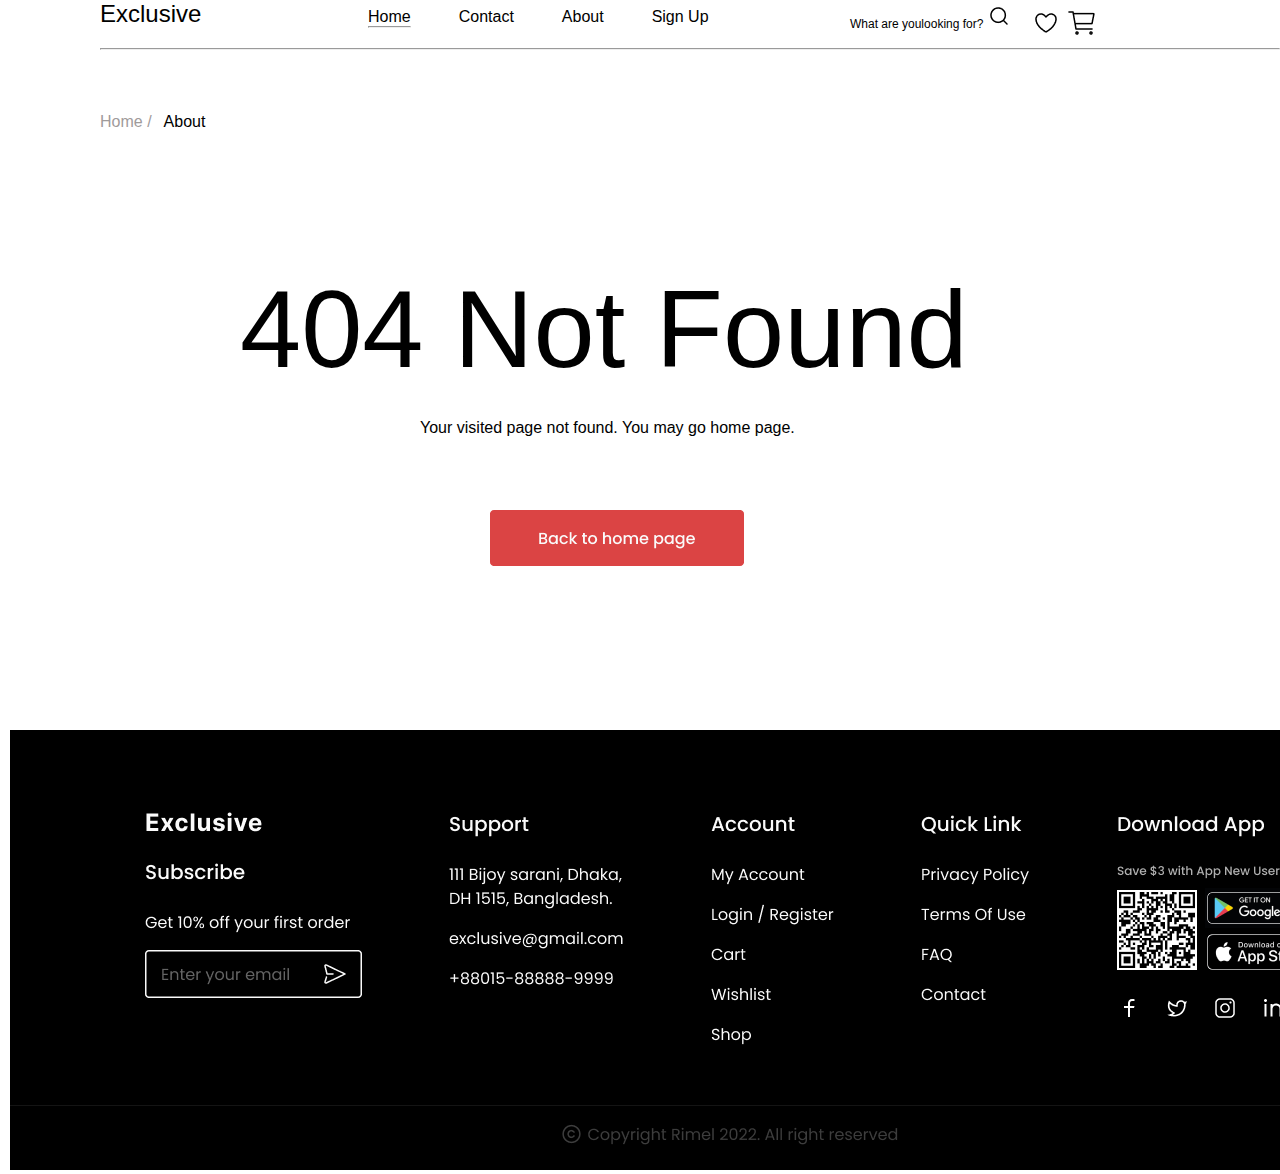
<file: found.html>
<!DOCTYPE html>
<html lang="en">
<head>
    <meta charset="UTF-8">
    <meta name="viewport" content="width=device-width, initial-scale=1.0">
    <title>Document</title>
    <link rel="stylesheet" href="found.css">
</head>
<body>

    <header>
        <nav>
            <a class="logo" href="/">Exclusive</a>
            <ul>
                <li>
                    <a href="#todays">Home
                        <hr>
                    </a>
                </li>
                <li>
                    <a href="#">Contact</a>
                </li>
                <li>
                    <a href="#">About</a>
                </li>
                <li>
                    <a href="/sign.html">Sign Up</a>
                </li>
            </ul>
            <hr>
            <p class="logo__2">What are youlooking for? <img src="images/Component 2.png"></p>
            <section class="home-img">
                <img width="32px" src="images/Wishlist.png" alt="">
                <img width="32px" src="images/Cart1 with buy.png" alt="">
            </section>

            <div class="hero">
                <p>Home / </p>
                <p style="color: #000000;">About</p>
            </div>

            <div class="section-not">
                <h1>404 Not Found</h1>
                <p>Your visited page not found. You may go home page.</p>
                <img src="images/Button (6).png" alt="">
            </div>

            <div class="section-footer">
                <img src="images/Footer (1).png" alt="">
            </div>
    
</body>
</html>
</file>
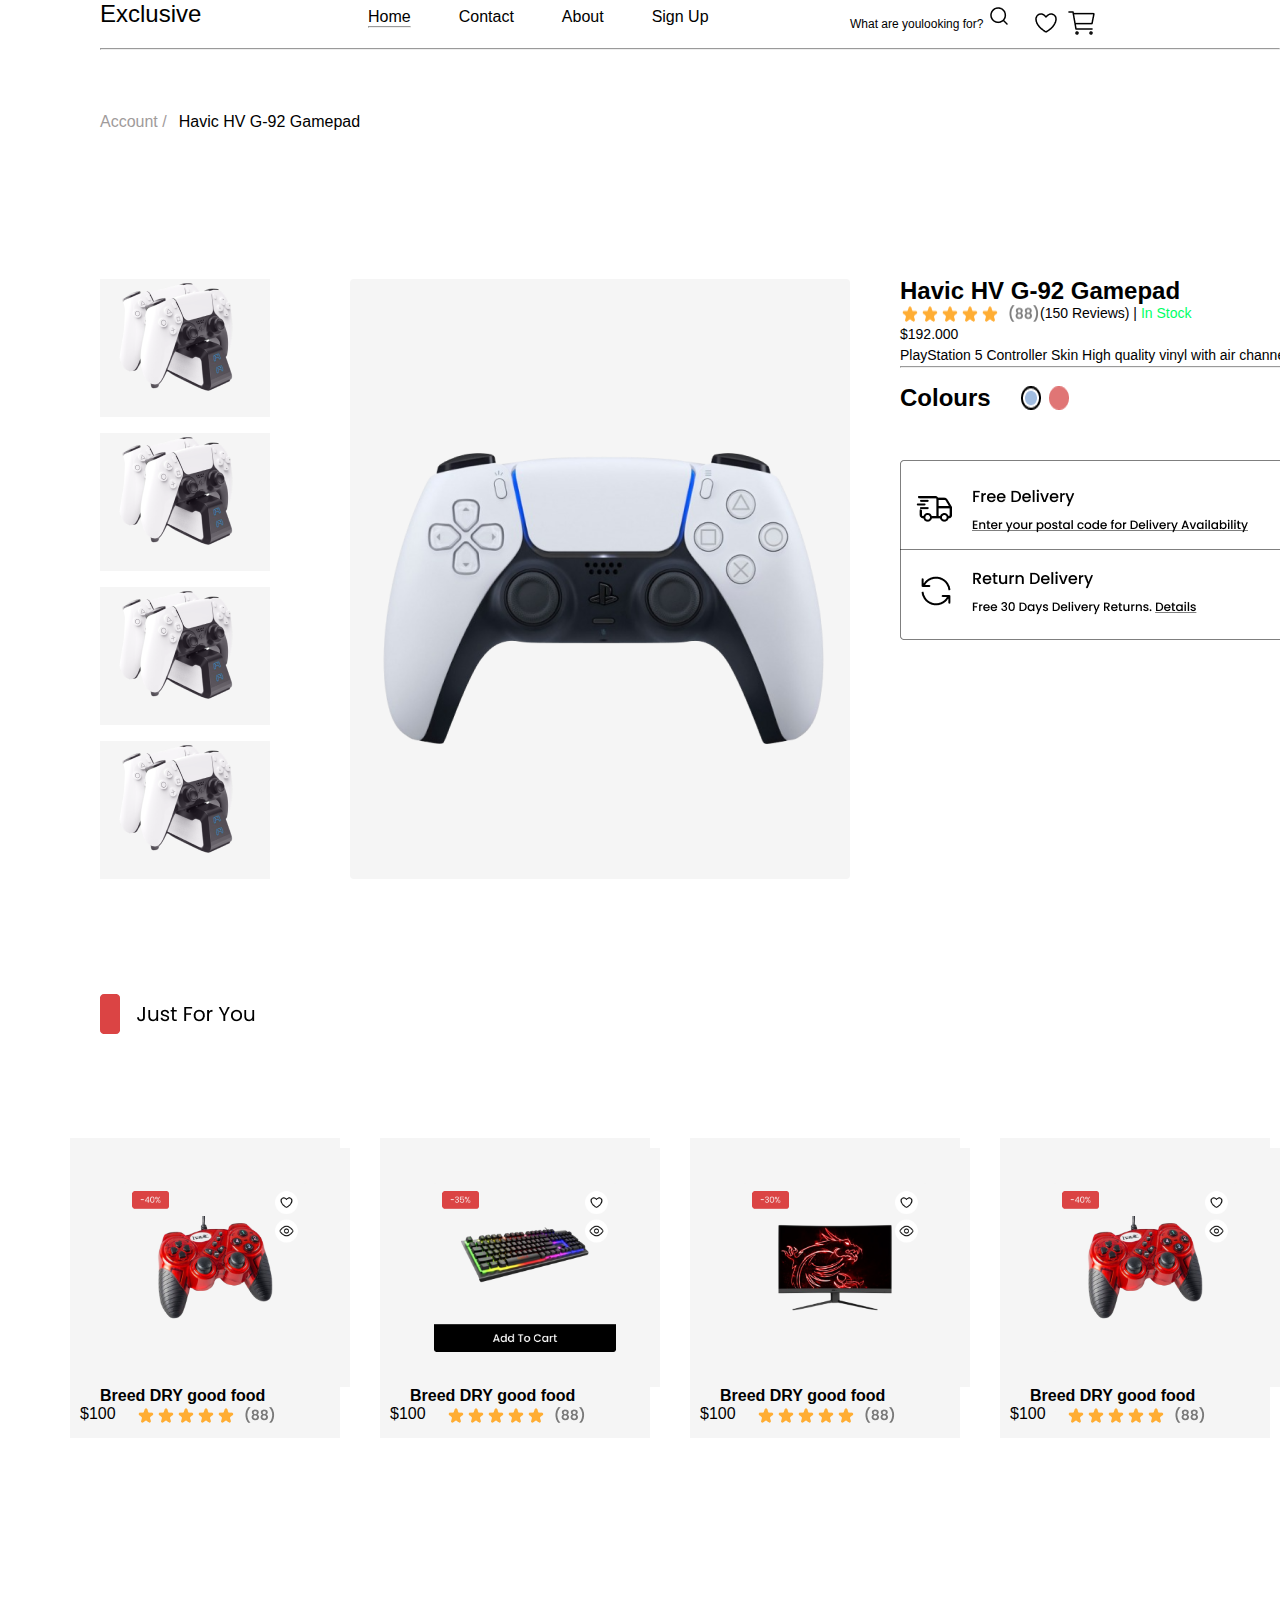
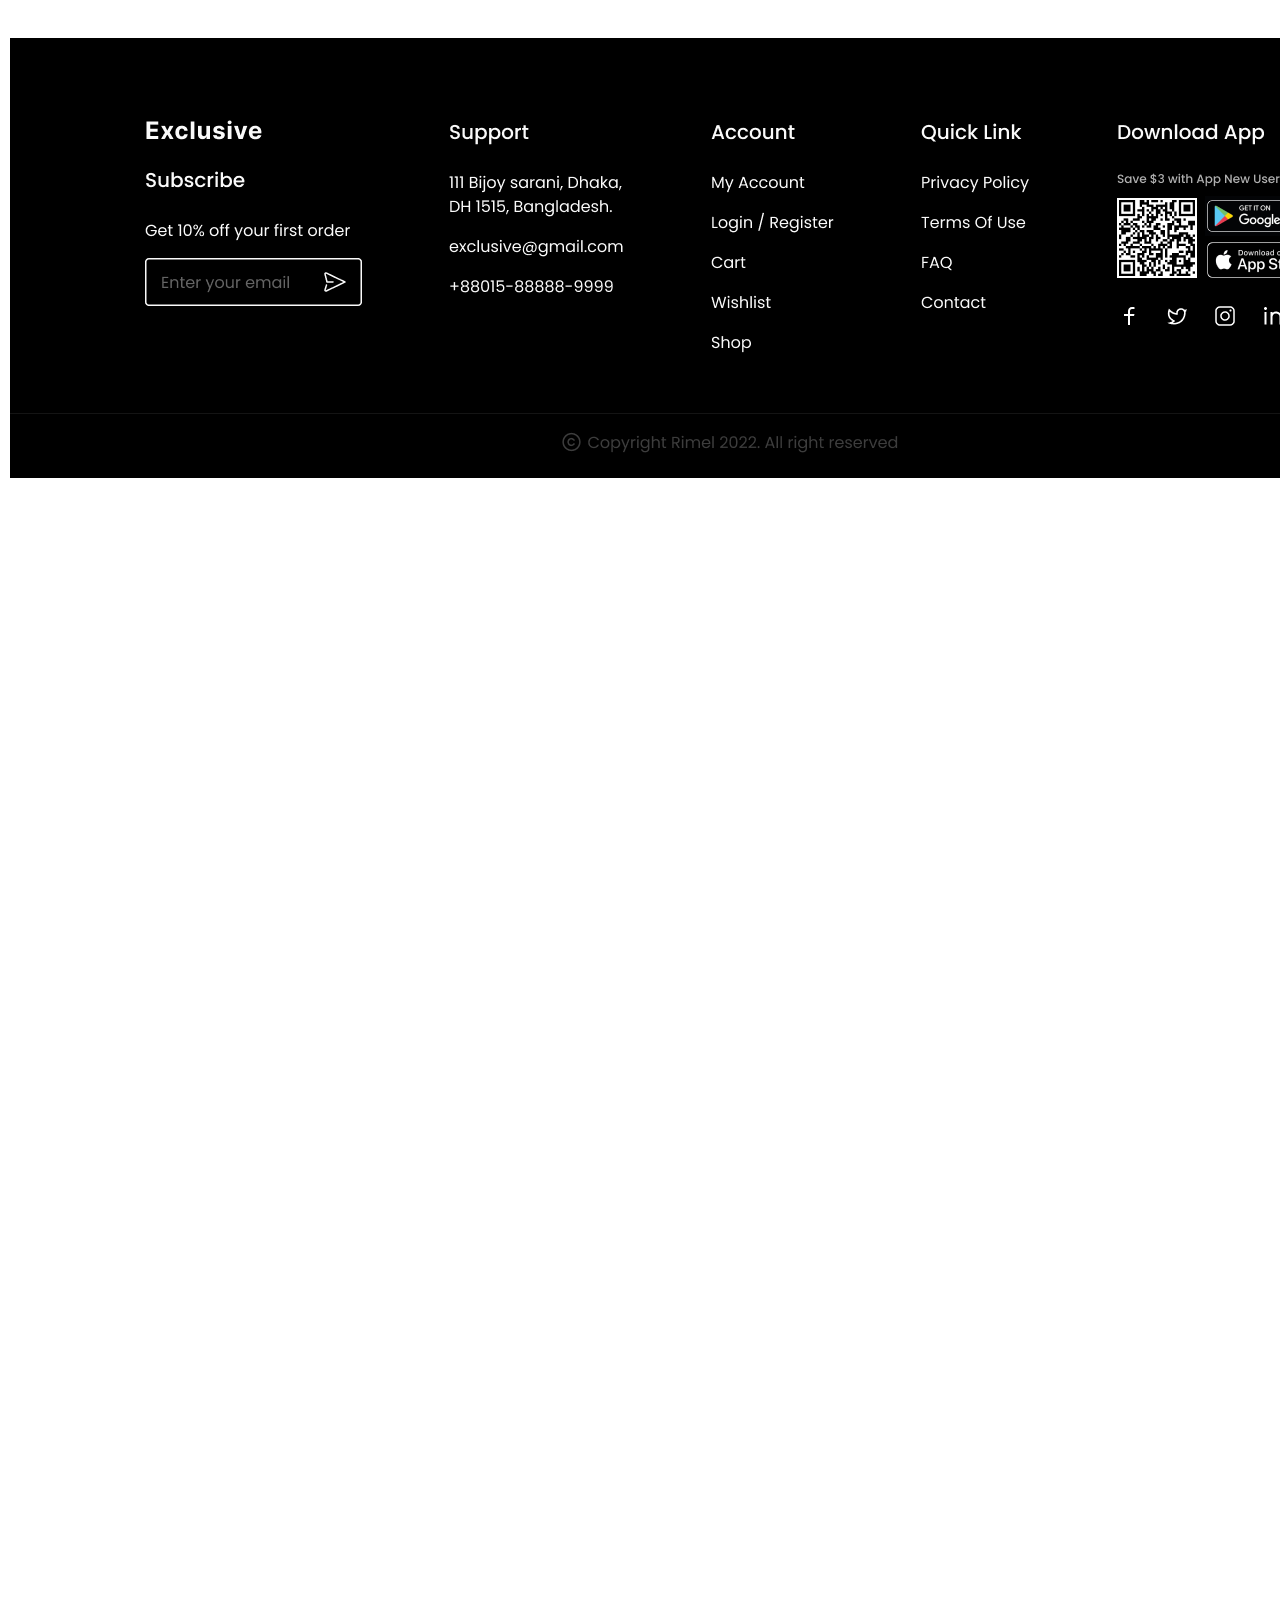
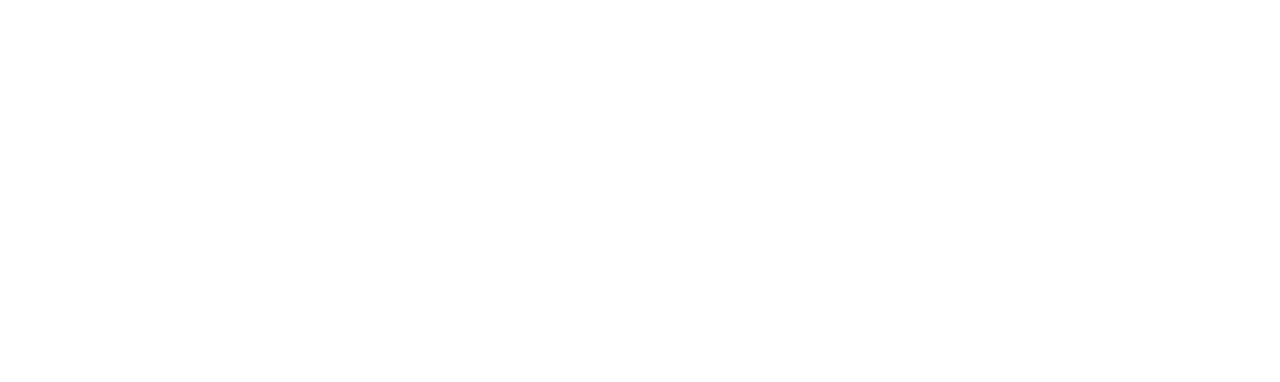
<file: havic.html>
<!DOCTYPE html>
<html lang="en">

<head>
    <meta charset="UTF-8">
    <meta name="viewport" content="width=device-width, initial-scale=1.0">
    <title>Document</title>
    <link rel="stylesheet" href="havic.css">
</head>

<body>

    <header>
        <nav>
            <a class="logo" href="/">Exclusive</a>
            <ul>
                <li>
                    <a href="#todays">Home
                        <hr>
                    </a>
                </li>
                <li>
                    <a href="#">Contact</a>
                </li>
                <li>
                    <a href="#">About</a>
                </li>
                <li>
                    <a href="/sign.html">Sign Up</a>
                </li>
            </ul>
            <hr>
            <p class="logo__2">What are youlooking for? <img src="images/Component 2.png"></p>
            <section class="home-img">
                <img width="32px" src="images/Wishlist.png" alt="">
                <img width="32px" src="images/Cart1 with buy.png" alt="">
            </section>

            <div class="hero">
                <p>Account / </p>
                <p">Havic HV G-92 Gamepad </p>
            </div>


            <section class="havic-right">

                <div class="havic-img">
                    <img src="images/image 57.png" alt="">
                </div>
                <div class="havic-img">
                    <img src="images/image 57.png" alt="">
                </div>

                <div class="havic-img">
                    <img src="images/image 57.png" alt="">
                </div>

                <div class="havic-img">
                    <img src="images/image 57.png" alt="">
                </div>


                <div class="havic-right-img">
                    <img src="images/image 63.png" alt="">
                </div>


                <div class="section-lrft">
                   <div class="section-left__2">
                    <h1>Havic HV G-92 Gamepad</h1>
                    <div class="section-img">
                        <img src="images/Frame 566.png" alt="">
                    <p>(150 Reviews) | <span style="color: #00FF66;">In Stock</span></p>
                    </div>
                    <p>$192.000</p>
                    <p>PlayStation 5 Controller Skin High quality vinyl with air channel adhesive for easy bubble free
                        install & mess free removal Pressure sensitive.</p>

                        <hr><br>

                       <div class="colum-img">
                        <h1>Colours </h1><img src="images/Colour Chnage.png" alt="">
                       </div>
                   </div>

                   <div class="img">
                    <img src="images/Frame 911.png" alt="">
                   </div>
                   <img id="img" src="images/Frame 785.png" alt="">
                   <section class="reklament">
                   
                    <div id="fanta" class="color">
                        <img class="photo" width="270px" src="images/Frame 570 (4).png" alt="">
                        <h3>Breed DRY good food</h3>
                        <div class="gou">
                            <p>$100</p>
                            <img class="perl" src="images/Frame 566.png" alt="">
                        </div>
                    </div>
                    <div id="pepsi" class="color">
                        <img class="photo" width="270px" src="images/Frame 570 (1).png" alt="">
                        <h3>Breed DRY good food</h3>
                        <div class="gou">
                            <p>$100</p>
                            <img class="perl" src="images/Frame 566.png" alt="">
                        </div>
                    </div>
                    <div id="adrinalin" class="color">
                        <img class="photo" width="270px" src="images/Frame 570 (2).png" alt="">
                        <h3>Breed DRY good food</h3>
                        <div class="gou">
                            <p>$100</p>
                            <img class="perl" src="images/Frame 566.png" alt="">
                        </div>
                    </div>
                    <div id="mikko" class="color">
                        <img class="photo" width="270px" src="images/Frame 570 (4).png" alt="">
                        <h3>Breed DRY good food</h3>
                        <div class="gou">
                            <p>$100</p>
                            <img class="perl" src="images/Frame 566.png" alt="">
                        </div>
                    </div>

                    <div class="footer-img">
                     <img src="images/Footer (1).png" alt="">
                    </div>
                   </section>
                </div>


            </section>

</body>

</html>
</file>
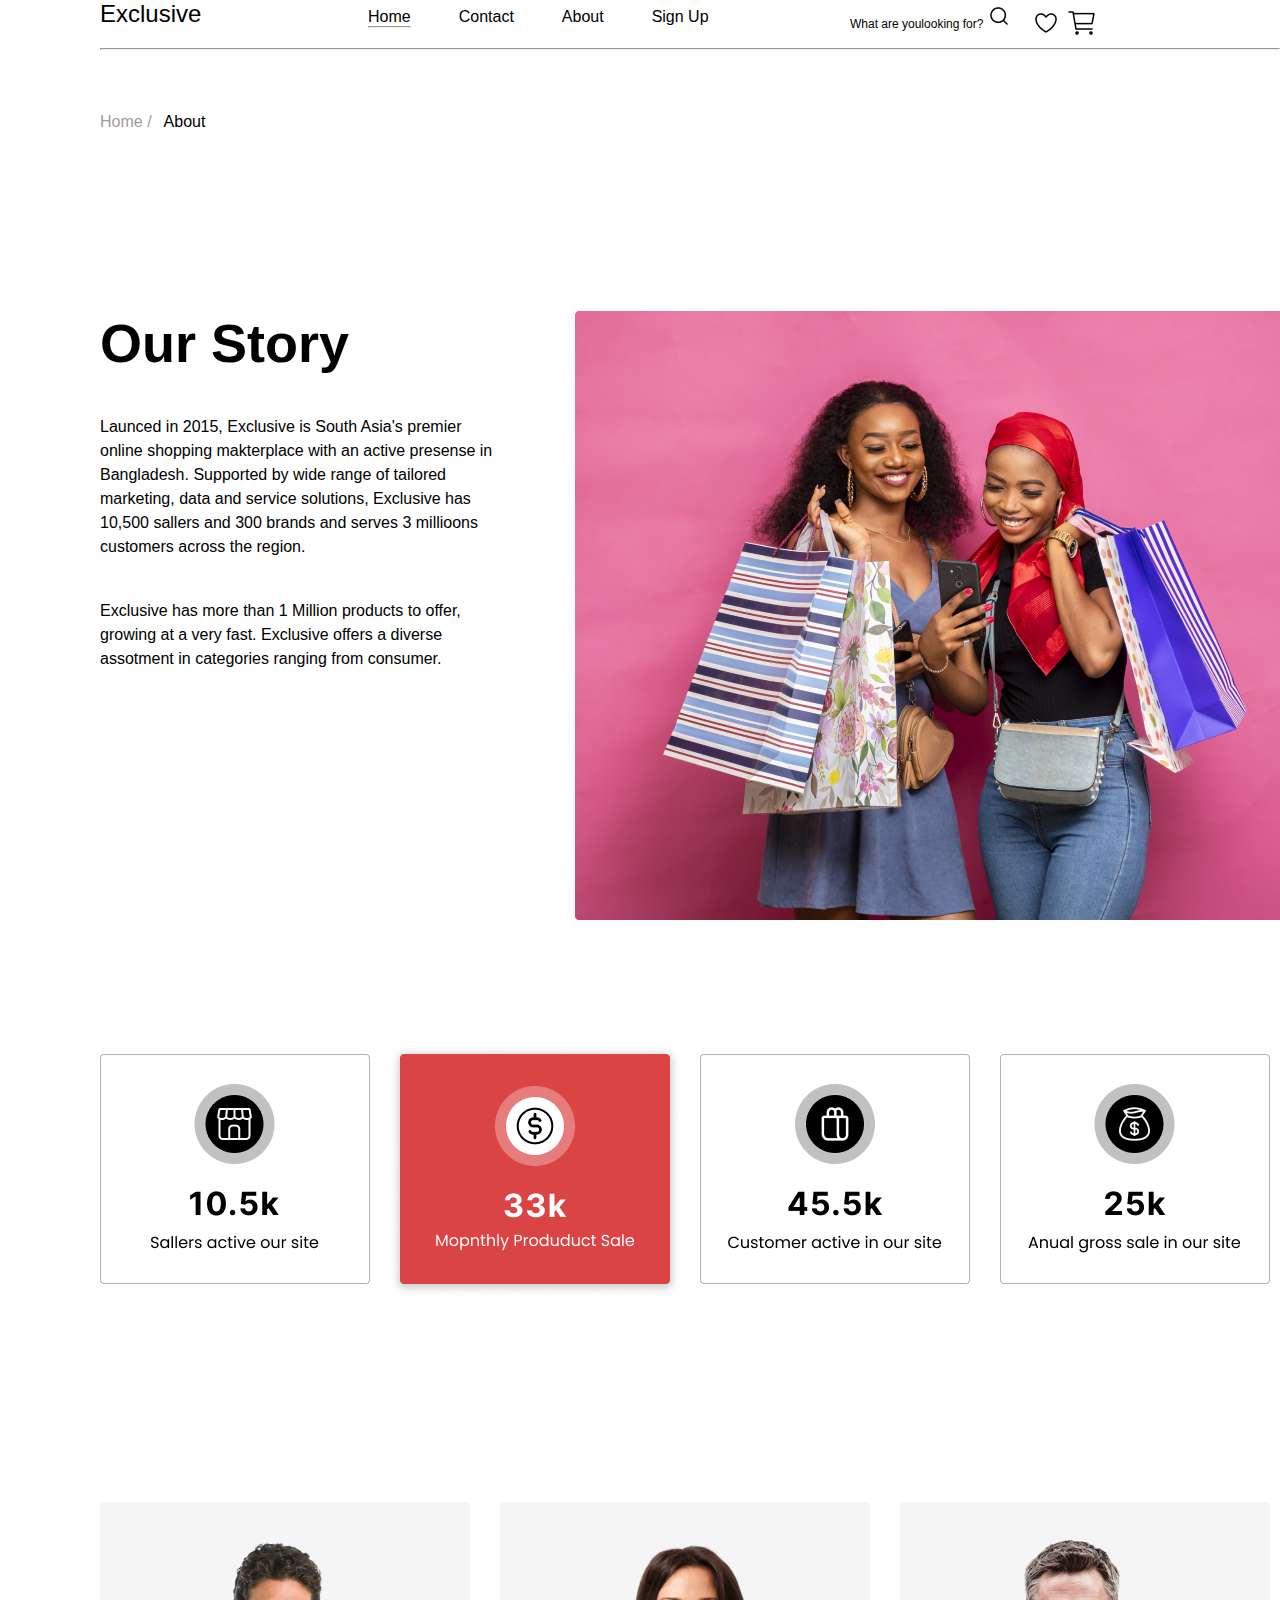
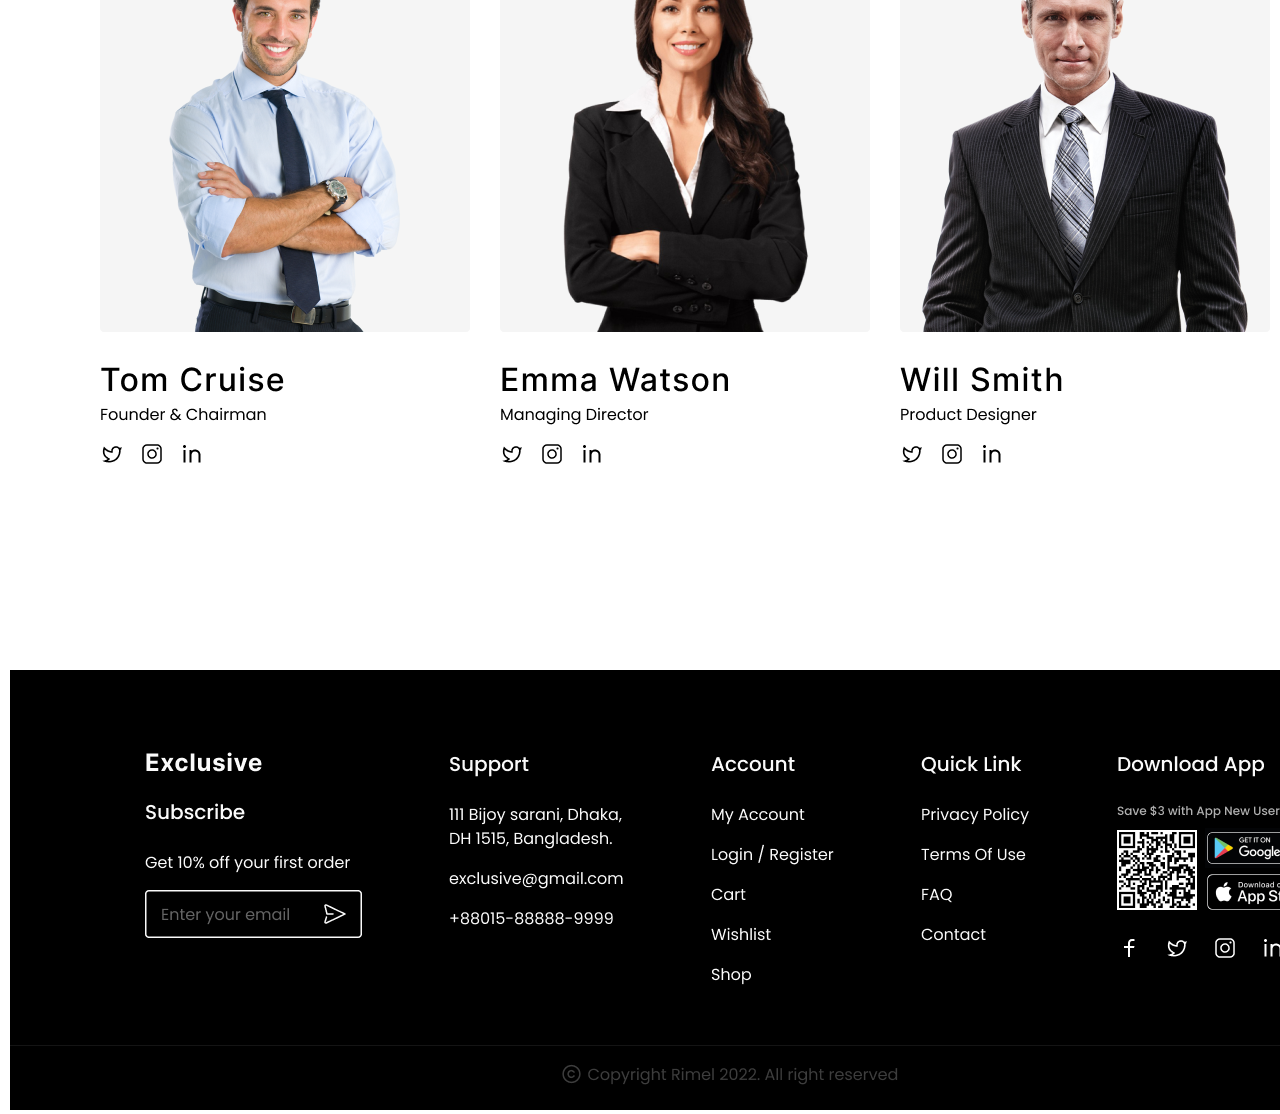
<file: story.html>
<!DOCTYPE html>
<html lang="en">

<head>
    <meta charset="UTF-8">
    <meta name="viewport" content="width=device-width, initial-scale=1.0">
    <title>Document</title>
    <link rel="stylesheet" href="story.css">
</head>

<body>

    <header>
        <nav>
            <a class="logo" href="/">Exclusive</a>
            <ul>
                <li>
                    <a href="#todays">Home
                        <hr>
                    </a>
                </li>
                <li>
                    <a href="#">Contact</a>
                </li>
                <li>
                    <a href="#">About</a>
                </li>
                <li>
                    <a href="/sign.html">Sign Up</a>
                </li>
            </ul>
            <hr>
            <p class="logo__2">What are youlooking for? <img src="images/Component 2.png"></p>
            <section class="home-img">
                <img width="32px" src="images/Wishlist.png" alt="">
                <img width="32px" src="images/Cart1 with buy.png" alt="">
            </section>

            <div class="hero">
                <p>Home / </p>
                <p style="color: #000000;">About</p>
            </div>

            <section class="about-right">
                <div class="section-right">
                    <h1>Our Story</h1>

                    <p>Launced in 2015, Exclusive is South Asia's premier online shopping makterplace with an active
                        presense in Bangladesh. Supported by wide range of tailored marketing, data and service
                        solutions, Exclusive has 10,500 sallers and 300 brands and serves 3 millioons customers across
                        the region. </p>
                    <p>Exclusive has more than 1 Million products to offer, growing at a very fast. Exclusive offers a
                        diverse assotment in categories ranging from consumer.</p>
                </div>
                <div class="section-left">
                    <img src="images/Side Image.png" alt="">
                </div>
            </section>

            <div class="main">
                <img src="images/Frame 891.png" alt="">
            </div>

            <div class="section-main">
                <img src="images/Frame 890.png" alt="">
            </div>

            <div class="footer">
                <img src="images/Footer (1).png" alt="">
            </div>

</body>

</html>
</file>
<file: style.css>
* {
    margin: 0;
    padding: 0;
    box-sizing: border-box;
    font-family: sans-serif;
}
.obshe {
    width: 1500px;
    height: 4000px;
    flex-wrap: wrap;
    background: #F5F5F5;
}

.wrapper {
    max-width: 100%;
    min-height: 100%;
    background: #F5F5F5;
    color: #000000;
}

header {
    margin-left: 100px;
}


nav ul {
    list-style: none;
    display: flex;
    gap: 48px;
}
nav ul {
    position: relative;
    left: 268px;
    bottom: 20px;
}

nav ul a {
    text-decoration: none;
    list-style: none;
    color: #000000;
}

.logo {
    display: flex;
    text-decoration: none;
    list-style: none;
    width: 118px;
    font-size: 24px;
    background: #F5F5F5;
    color: #000000;
    gap: 148px;
}
.logo__2 {
    text-decoration: none;
    list-style: none;
    color: #000000;
    background: #F5F5F5;
    border-radius: 4px;
    padding: 7px,12px,7px,20px;
    gap: 16px;
    font-size: 12px;
}
.logo__2 {
    position: relative;
    left: 750px;
    bottom: 46px;
}
.home-img {
    gap: 30px;
}
.home-img {
    position: relative;
    left: 930px;
    bottom: 70px;
}
.home-fashion {
    width: 217px;
    height: 344px;
    top: 182px;
    left: 135px;
}

.img-1 {
    position: relative;
    top: 9px;
}
.img__2 {
    position: relative;
    top: 9px;
}
ol li {
    text-decoration: none;
    list-style: none;
    gap: 16px;
}
.header-img {
    position: relative;
    left: 200px;
    bottom: 350px;
}
.todays {
    width: 100%;
    min-height: 100dvh;
    margin-left: 100px;
}
.todays {
    position: relative;
    bottom: 3400px;
}
.todays h1 {
    display: flex;
    gap: 48px;
}

.div {
    display: flex;
    gap: 38px;
}
.koko {
    position: relative;
    bottom: 25px;
}
.hoho {
    position: relative;
    left: 300px;
    bottom: 20px;
}
.server {
    display: flex;
    flex-wrap: wrap;
    align-items: center;
    margin: auto;
    gap: 16px;
}
.card .photo {
    display: flex;
    align-items: center;
    margin: auto;
    font-size: 16px;
    padding: 20px 10px;
    background: #F5F5F5;
    border: 1px solid #F5F5F5;
    gap: 20px;
}


.card:hover {
    box-shadow: rgba(50, 50, 93, 0.25) 0px 50px 100px -20px, rgba(0, 0, 0, 0.3) 0px 30px 60px -30px ;
    transition: 1s;
}

.sevtion {
    width: 234px;
    height: 56px;
    top: 1219;
    left: 603;
    border-radius: 4px;
    padding: 16px,48px,16px,48px ;
    gap: 10px;
}
.sevtion {
    position: relative;
    bottom: 3200px;
}

#photo {
    position: relative;
    left: 500px;
    bottom: 250px;
}
.hr {
    position: relative;
    width: 1000px;
    left: 150px;
    bottom: 200px;
}

.wort {
    position: relative;
    left: 100px;
    bottom: 3330px;
}
.vort {
    position: relative;
    left: 100px;
    bottom: 3330px;
}
#kort {
    position: relative;
    left: 1150px;
    bottom: 3500px;
}
#xr {
    position: relative;
    width: 1000px;
    left: 150px;
    bottom: 3250px;
}
.cort {
    position: relative;
    bottom: 3300px;
}
.cort {
    position: relative;
}

.month {
    position: relative;
    left: 100px;
    bottom: 3170px;
}
.loli {
    position: relative;
    left: 980px;
    bottom: 50px;
}
.txis {
    position: relative;
    bottom: 3000px;
}
.kover {
    display: flex;
    flex-wrap: wrap;
    align-items: center;
    margin: auto;
    gap: 16px;
}
.kover {
    position: relative;
    left: 100px;
    bottom: 3200px;
}
.categories {
    position: relative;
    left: 70px;
    bottom: 3100px;
}
#explore {
    position: relative;
    left: 90px;
    bottom: 3000px;
}
#explore .omg {
    position: relative;
    left: 1000px;
    bottom: 40px;
}
.color {
    width: 270px;
    background: whitesmoke;
    height: 300px;
    padding: 10px;
}
.kolor {
    display: flex;
    flex-wrap: wrap;
    justify-content: center;
    align-items: center;
    margin: auto;
    background: whitesmoke;
}

.koler p {
    position: relative;
    left: 20px;
}

.color h3 {
    max-width: 259px;
    font-size: 16px;
}
.color h3 {
    position: relative;
    left: 20px;
}
.color .photo {
    display: flex;
    align-items: center;
    margin: auto;
    padding: 35px 44px;
    background: #F5F5F5;
}
.gou {
    display: flex;
}

#rasm {
    position: relative;
    right: 46px;
    top: 50px;
}

#imigs {
    position: relative;
    left: 240px;
    bottom: 250px;
}
.perl {
    position: relative;
    left: 20px;
}

#ciki {
    position: relative;
    left: 550px;
    bottom: 550px;
}

#kola {
    position: relative;
    left: 850px;
    bottom: 850px;
}

#fanta {
    position: relative;
    bottom: 800px;
    right: 30px;
}

#pepsi {
    position: relative;
    left: 280px;
    bottom: 1100px;
}

#adrinalin {
    position: relative;
    left: 590px;
    bottom: 1400px;
}

#mikko {
    position: relative;
    left: 900px;
    bottom: 1700px;
}

.hasg {
    position: relative;
    left: 20px;
}

.sektion {
    width: 1200px;
}

.sektion {
    position: relative;
    left: 70px;
    bottom: 4500px;
}

.color:hover {
    box-shadow: rgba(50, 50, 93, 0.25) 0px 50px 100px -20px, rgba(0, 0, 0, 0.3) 0px 30px 60px -30px ;
    transition: 1s;
}
</file>
<file: call.css>
* {
    margin: 0;
    padding: 0;
    box-sizing: border-box;
    font-family: sans-serif;
}
.obshe {
    width: 1500px;
    height: 4000px;
    flex-wrap: wrap;
    background: #F5F5F5;
}

.wrapper {
    max-width: 100%;
    min-height: 100%;
    background: #F5F5F5;
    color: #000000;
}

header {
    margin-left: 100px;
}


nav ul {
    list-style: none;
    display: flex;
    gap: 48px;
}
nav ul {
    position: relative;
    left: 268px;
    bottom: 20px;
}

nav ul a {
    text-decoration: none;
    list-style: none;
    color: #000000;
}

.logo {
    display: flex;
    text-decoration: none;
    list-style: none;
    width: 118px;
    font-size: 24px;
    color: #000000;
    gap: 148px;
}
.logo__2 {
    text-decoration: none;
    list-style: none;
    color: #000000;
    border-radius: 4px;
    padding: 7px,12px,7px,20px;
    gap: 16px;
    font-size: 12px;
}
.logo__2 {
    position: relative;
    left: 750px;
    bottom: 46px;
}
.home-img {
    gap: 30px;
}
.home-img {
    position: relative;
    left: 930px;
    bottom: 70px;
}
.home-fashion {
    width: 217px;
    height: 344px;
    top: 182px;
    left: 135px;
}

.img-1 {
    position: relative;
    top: 9px;
}
.img__2 {
    position: relative;
    top: 9px;
}
ol li {
    text-decoration: none;
    list-style: none;
    gap: 16px;
}
.header-img {
    position: relative;
    left: 200px;
    bottom: 350px;
}
.todays {
    width: 100%;
    min-height: 100dvh;
    margin-left: 100px;
}
.todays {
    position: relative;
    bottom: 3400px;
}
.todays h1 {
    display: flex;
    gap: 48px;
}


.hero {
    display: flex;
    gap: 12px;
}

.hero p {
    color: rgb(159, 155, 155);
}

.cal-right {
    width: 100%;
}

.cal-right {
    position: relative;
    top: 80px;
}

.call-right {
    width: 340px;
    height: 457px;
    border-radius: 4px;
    background: #ffffff;
}

.call-right h1 {
    font-weight: 500;
    font-size: 16px;
    line-height: 24px;  
    color: #000000;
    position: relative;
    left: 70px;
    bottom: 35px;
}

.call-right p {
    font-weight: 400;
    font-size: 14px;
    line-height: 21px;
    color: #000000;
}

.hero-hr {
    width: 250px;
    position: relative;
    top: 32px;
}

.call-left {
    position: relative;
    top: 55px;
}

.call-left h1 {
    font-weight: 500;
    font-size: 16px;
    line-height: 24px;  
    color: #000000;
}

.call-right p {
    font-weight: 400;
    font-size: 14px;
    line-height: 21px;
    color: #000000;
}

.all__leftc {
    position: relative;
    left: 400px;
    bottom: 350px;
}

.footer-img {
    position: relative;
    top: 200px;
    right: 90px;
}
</file>
<file: details.css>
* {
    margin: 0;
    padding: 0;
    box-sizing: border-box;
    font-family: sans-serif;
}
.obshe {
    width: 1500px;
    height: 4000px;
    flex-wrap: wrap;
    background: #F5F5F5;
}

.wrapper {
    max-width: 100%;
    min-height: 100%;
    background: #F5F5F5;
    color: #000000;
}

header {
    margin-left: 100px;
}


nav ul {
    list-style: none;
    display: flex;
    gap: 48px;
}
nav ul {
    position: relative;
    left: 268px;
    bottom: 20px;
}

nav ul a {
    text-decoration: none;
    list-style: none;
    color: #000000;
}

.logo {
    display: flex;
    text-decoration: none;
    list-style: none;
    width: 118px;
    font-size: 24px;
    color: #000000;
    gap: 148px;
}
.logo__2 {
    text-decoration: none;
    list-style: none;
    color: #000000;
    border-radius: 4px;
    padding: 7px,12px,7px,20px;
    gap: 16px;
    font-size: 12px;
}
.logo__2 {
    position: relative;
    left: 750px;
    bottom: 46px;
}
.home-img {
    gap: 30px;
}
.home-img {
    position: relative;
    left: 930px;
    bottom: 70px;
}
.home-fashion {
    width: 217px;
    height: 344px;
    top: 182px;
    left: 135px;
}

.img-1 {
    position: relative;
    top: 9px;
}
.img__2 {
    position: relative;
    top: 9px;
}
ol li {
    text-decoration: none;
    list-style: none;
    gap: 16px;
}
.header-img {
    position: relative;
    left: 200px;
    bottom: 350px;
}
.todays {
    width: 100%;
    min-height: 100dvh;
    margin-left: 100px;
}
.todays {
    position: relative;
    bottom: 3400px;
}
.todays h1 {
    display: flex;
    gap: 48px;
}

.hero {
    display: flex;
    gap: 12px;
}

.hero p {
    font-weight: 400;
    font-size: 14px;
    line-height: 21px;
    color: rgb(170, 168, 168);
}

.navd h1 {
    font-weight: 500;
    font-size: 36px;
    line-height: 30px;
    margin-top: 80px;
}

.contact {
    width: 100%;
    padding: 60px 130px;
}

.contact {
    position: relative;
    bottom: 50px;
    right: 400px;
}

.contact h1 {
    text-align: center;
    font-size: 48px;
    font-weight: 700;
    color: #FFFFFF;
}

.contact form {
    margin: 80px auto 0;
    width: 470px;
    display: flex;
    flex-direction: column;
    align-items: center;
    gap: 40px;
}

.contact .form-groups {
    width: 100%;
    display: grid;
    gap: 35px;
}

.contact .form-groups .form-group {
    display: flex;
    flex-direction: column;
    align-items: flex-start;
}

.contact .form-groups .form-group label {
    font-weight: 400;
    font-size: 16px;
    line-height: 24px;
    color: rgb(191, 186, 186);
}

.contact .form-groups .form-group input {
    width: 100%;
    height: 40px;
    border: none;
    outline: none;
    background: whitesmoke;

}

.contact .form-groups .form-group input:focus {
    background: linear-gradient(to bottom, #F5F5F5 0, #F5F5F5 95%, #F5F5F5 95%, #F5F5F5 100%);  
}

.contact-right {
    width: 530px;
    height: 600px;
    gap: 32px;
}

.contact-right {
    position: relative;
    left: 700px;
    bottom: 750px;
}

.contact-right .navbar-right h1{
    font-weight: 400;
    font-size: 16px;
    line-height: 24px;
    color: #000000;
    position: relative;
    left: 80px;
    bottom: 40px;
}

.contact-right .navbar-right p {
    position: relative;
    left: 400px;
    bottom: 60px;
}


.form-group {
    display: flex;
    flex-direction: column;
    align-items: flex-start;
}

#right-hr {
    width: 450px;
    position: relative;
    top: 15px;
}


.form-group input {
    width: 100%;
    height: 40px;
    border: none;
    outline: none;
}

#wrapper .remember-forgot {
    display: flex;
    justify-content: space-between;
    font-size: 14.5px;
    margin: -15px 0 15px;
}

.remember-forgot label input {
    accent-color: 000000;
    margin: 3px;
}

.remember-forgot a {
    color: #000000;
    text-decoration: none;
}

.remember-forgot a:hover {
    text-decoration: underline;
}

.remember-forgot {
    position: relative;
    bottom: 30px;
}

.frame {
    position: relative;
    left: 200px;
    top: 15px;
}

.right-label {
    position: relative;
    top: 30px;
}

.end-img {
    position: relative;
    top: 50px;
}

#end-img {
    position: relative;
    top: 20px;
}

.footer-img {
    position: relative;
    bottom: 500px;
    right: 90px;
}
</file>
<file: exprince.css>
* {
    margin: 0;
    padding: 0;
    box-sizing: border-box;
    font-family: sans-serif;
}
.obshe {
    width: 1500px;
    height: 4000px;
    flex-wrap: wrap;
    background: #F5F5F5;
}

.wrapper {
    max-width: 100%;
    min-height: 100%;
    background: #F5F5F5;
    color: #000000;
}

header {
    margin-left: 100px;
}


nav ul {
    list-style: none;
    display: flex;
    gap: 48px;
}
nav ul {
    position: relative;
    left: 268px;
    bottom: 20px;
}

nav ul a {
    text-decoration: none;
    list-style: none;
    color: #000000;
}

.logo {
    display: flex;
    text-decoration: none;
    list-style: none;
    width: 118px;
    font-size: 24px;
    background: #F5F5F5;
    color: #000000;
    gap: 148px;
}
.logo__2 {
    text-decoration: none;
    list-style: none;
    color: #000000;
    background: #F5F5F5;
    border-radius: 4px;
    padding: 7px,12px,7px,20px;
    gap: 16px;
    font-size: 12px;
}
.logo__2 {
    position: relative;
    left: 750px;
    bottom: 46px;
}
.home-img {
    gap: 30px;
}
.home-img {
    position: relative;
    left: 930px;
    bottom: 70px;
}
.home-fashion {
    width: 217px;
    height: 344px;
    top: 182px;
    left: 135px;
}

.img-1 {
    position: relative;
    top: 9px;
}
.img__2 {
    position: relative;
    top: 9px;
}
ol li {
    text-decoration: none;
    list-style: none;
    gap: 16px;
}

.ero {
    font-weight: 400;
    font-size: 20px;
    line-height: 26px;
}

.ero {
    position: relative;
    left: 30px;
    top: 50px;
}

.ero__img {
    position: relative;
    left: 920px;
}

.move  {
    border-radius: 4px;
    border: 1px solid black;
    padding: 16px,48px,16px,48px;
    gap: 10px;
}

.weshlist {
    display: flex;
    margin-top: 100px;
    gap: 30px;
}

#money {
    position: relative;
    top: 100px;
}

.exprins {
    display: flex;
}

.card-section h3 {
    font-weight: 500;
    font-size: 16px;
    line-height: 24px;
    margin-top: 16px;
    margin-bottom: 8px;
}

.lorem {
    display: flex;
    margin-top: 40px;
    margin-bottom: 40px;
    gap: 860px;
}

.lorem {
    position: relative;
    bottom: 400px;
}
</file>
<file: exprince2.css>
* {
    margin: 0;
    padding: 0;
    box-sizing: border-box;
    font-family: sans-serif;
}
.obshe {
    width: 1500px;
    height: 2000px;
    flex-wrap: wrap;
    background: #F5F5F5;
}

.wrapper {
    max-width: 100%;
    min-height: 100%;
    background: #F5F5F5;
    color: #000000;
}

header {
    margin-left: 100px;
}


nav ul {
    list-style: none;
    display: flex;
    gap: 48px;
}
nav ul {
    position: relative;
    left: 268px;
    bottom: 20px;
}

nav ul a {
    text-decoration: none;
    list-style: none;
    color: #000000;
}

.logo {
    display: flex;
    text-decoration: none;
    list-style: none;
    width: 118px;
    font-size: 24px;
    background: #F5F5F5;
    color: #000000;
    gap: 148px;
}
.logo__2 {
    text-decoration: none;
    list-style: none;
    color: #000000;
    background: #F5F5F5;
    border-radius: 4px;
    padding: 7px,12px,7px,20px;
    gap: 16px;
    font-size: 12px;
}
.logo__2 {
    position: relative;
    left: 750px;
    bottom: 46px;
}
.home-img {
    gap: 30px;
}
.home-img {
    position: relative;
    left: 930px;
    bottom: 70px;
}
.home-fashion {
    width: 217px;
    height: 344px;
    top: 182px;
    left: 135px;
}

.img-1 {
    position: relative;
    top: 9px;
}
.img__2 {
    position: relative;
    top: 9px;
}
ol li {
    text-decoration: none;
    list-style: none;
    gap: 16px;
}
.header-img {
    position: relative;
    left: 200px;
    bottom: 350px;
}
.todays {
    width: 100%;
    min-height: 100dvh;
    margin-left: 100px;
}
.todays {
    position: relative;
    bottom: 3400px;
}
.todays h1 {
    display: flex;
    gap: 48px;
}

.main {
    width: 1170px;
    height: 72px;
    gap: 40px;
    background: #FFFFFF;

}

.hard {
    display: flex;
    gap: 284px;
}

.hard p {
    font-weight: 400;
    font-size: 16px;
    line-height: 24px;
    top: 24px;
    left: 40px;
}


#doda {
    position: relative;
    top: 50px;
}

#dode {
    position: relative;
    top: 80px;
}

.monitor {
    position: relative;
    left: 80px;
    bottom: 50px;
}

.game {
    position: relative;
    left: 80px;
    top: 20px;
}

.section-img {
    position: relative;
    top: 90px;
}

.header__img {
    position: relative;
    left: 700px;
    top: 90px;
}

.frame-img {
    position: relative;
    top: 200px;
}

#foter-img {
    position: relative;
    top: 300px;
}
</file>
<file: found.css>
* {
    margin: 0;
    padding: 0;
    box-sizing: border-box;
    font-family: sans-serif;
}
.obshe {
    width: 1500px;
    height: 4000px;
    flex-wrap: wrap;
    background: #F5F5F5;
}

.wrapper {
    max-width: 100%;
    min-height: 100%;
    background: #F5F5F5;
    color: #000000;
}

header {
    margin-left: 100px;
}


nav ul {
    list-style: none;
    display: flex;
    gap: 48px;
}
nav ul {
    position: relative;
    left: 268px;
    bottom: 20px;
}

nav ul a {
    text-decoration: none;
    list-style: none;
    color: #000000;
}

.logo {
    display: flex;
    text-decoration: none;
    list-style: none;
    width: 118px;
    font-size: 24px;
    color: #000000;
    gap: 148px;
}
.logo__2 {
    text-decoration: none;
    list-style: none;
    color: #000000;
    border-radius: 4px;
    padding: 7px,12px,7px,20px;
    gap: 16px;
    font-size: 12px;
}
.logo__2 {
    position: relative;
    left: 750px;
    bottom: 46px;
}
.home-img {
    gap: 30px;
}
.home-img {
    position: relative;
    left: 930px;
    bottom: 70px;
}
.home-fashion {
    width: 217px;
    height: 344px;
    top: 182px;
    left: 135px;
}

.img-1 {
    position: relative;
    top: 9px;
}
.img__2 {
    position: relative;
    top: 9px;
}
ol li {
    text-decoration: none;
    list-style: none;
    gap: 16px;
}
.header-img {
    position: relative;
    left: 200px;
    bottom: 350px;
}
.todays {
    width: 100%;
    min-height: 100dvh;
    margin-left: 100px;
}
.todays {
    position: relative;
    bottom: 3400px;
}
.todays h1 {
    display: flex;
    gap: 48px;
}


.hero {
    display: flex;
    gap: 12px;
}

.hero p {
    color: rgb(159, 155, 155);
}

.section-not {
    width: 100%;
    position: relative;
    left: 140px;
    top: 140px;
}

.section-not h1 {
    font-weight: 500;
    font-size: 110px;
    line-height: 115px;
}

.section-not p {
    font-weight: 400;
    font-size: 16px;
    line-height: 24px;
    color: #000000;
    position: relative;
    left: 180px;
    top: 30px;
}
.section-not img {
    position: relative;
    left: 250px;
    top: 100px;
}

.section-footer {
    position: relative;
    top: 400px;
    right: 90px;
}
</file>
<file: havic.css>
* {
    margin: 0;
    padding: 0;
    box-sizing: border-box;
    font-family: sans-serif;
}
.obshe {
    width: 1500px;
    height: 4000px;
    flex-wrap: wrap;
    background: #F5F5F5;
}

.wrapper {
    max-width: 100%;
    min-height: 100%;
    background: #F5F5F5;
    color: #000000;
}

header {
    margin-left: 100px;
}


nav ul {
    list-style: none;
    display: flex;
    gap: 48px;
}
nav ul {
    position: relative;
    left: 268px;
    bottom: 20px;
}

nav ul a {
    text-decoration: none;
    list-style: none;
    color: #000000;
}

.logo {
    display: flex;
    text-decoration: none;
    list-style: none;
    width: 118px;
    font-size: 24px;
    color: #000000;
    gap: 148px;
}
.logo__2 {
    text-decoration: none;
    list-style: none;
    color: #000000;
    border-radius: 4px;
    padding: 7px,12px,7px,20px;
    gap: 16px;
    font-size: 12px;
}
.logo__2 {
    position: relative;
    left: 750px;
    bottom: 46px;
}
.home-img {
    gap: 30px;
}
.home-img {
    position: relative;
    left: 930px;
    bottom: 70px;
}
.home-fashion {
    width: 217px;
    height: 344px;
    top: 182px;
    left: 135px;
}

.img-1 {
    position: relative;
    top: 9px;
}
.img__2 {
    position: relative;
    top: 9px;
}
ol li {
    text-decoration: none;
    list-style: none;
    gap: 16px;
}
.header-img {
    position: relative;
    left: 200px;
    bottom: 350px;
}
.todays {
    width: 100%;
    min-height: 100dvh;
    margin-left: 100px;
}
.todays {
    position: relative;
    bottom: 3400px;
}
.todays h1 {
    display: flex;
    gap: 48px;
}


.hero {
    display: flex;
    gap: 12px;
}

.hero p {
    color: rgb(159, 155, 155);
}

.havic-right {
    position: relative;
    top: 132px;
}

.havic-img {
    width: 170px;
    height: 138px;
    background: #F5F5F5;
    gap: 16px;
    margin-top: 16px;
    align-items: center;
    justify-content: center;
}

.havic-img img {
    position: relative;
    left: 15px;
}

.havic-right-img {
    width: 500px;
    height: 600px;
    border-radius: 4px;
    background: #F5F5F5;
    position: relative;
    left: 250px;
    bottom: 600px;
}

.havic-right-img img {
    position: relative;
    left: 30px;
    top: 160px;
}

.section-lrft {
    position: relative;
    left: 800px;
    bottom: 1200px;
}

.section-left__2 h1 {
    font-weight: 600;
    font-size: 24px;
    line-height: 24px;
}

.section-left__2 p {
    font-weight: 400;
    font-size: 14px;
    line-height: 21px;
}

.section-img {
    display: flex;
}

.colum-img {
    display: flex;
}

.colum-img img {
    position: relative;
    left: 30px;    
}

.img {
    position: relative;
    top: 50px;
}

#img {
    position: relative;
    right: 800px;
    top: 400px;
}

.reklament {
    position: relative;
    right: 800px;
    top: 1300px;
}

.color {
    width: 270px;
    background: whitesmoke;
    height: 300px;
    padding: 10px;
}

.color {
    position: relative;
    right: 200px;
}
.kolor {
    display: flex;
    flex-wrap: wrap;
    justify-content: center;
    align-items: center;
    margin: auto;
    background: whitesmoke;
}

.koler p {
    position: relative;
    left: 20px;
}

.color h3 {
    max-width: 259px;
    font-size: 16px;
}
.color h3 {
    position: relative;
    left: 20px;
}
.color .photo {
    display: flex;
    align-items: center;
    margin: auto;
    padding: 35px 44px;
    background: #F5F5F5;
}
.gou {
    display: flex;
}

#rasm {
    position: relative;
    right: 46px;
    top: 50px;
}

#imigs {
    position: relative;
    left: 240px;
    bottom: 250px;
}
.perl {
    position: relative;
    left: 20px;
}

#ciki {
    position: relative;
    left: 550px;
    bottom: 550px;
}

#kola {
    position: relative;
    left: 850px;
    bottom: 850px;
}

#fanta {
    position: relative;
    bottom: 800px;
    right: 30px;
}

#pepsi {
    position: relative;
    left: 280px;
    bottom: 1100px;
}

#adrinalin {
    position: relative;
    left: 590px;
    bottom: 1400px;
}

#mikko {
    position: relative;
    left: 900px;
    bottom: 1700px;
}

.hasg {
    position: relative;
    left: 20px;
}

.sektion {
    width: 1200px;
}

.sektion {
    position: relative;
    left: 70px;
    bottom: 4500px;
}

.color:hover {
    box-shadow: rgba(50, 50, 93, 0.25) 0px 50px 100px -20px, rgba(0, 0, 0, 0.3) 0px 30px 60px -30px ;
    transition: 1s;
}

.footer-img {
    position: relative;
    bottom: 1500px;
    right: 90px;
}
</file>
<file: story.css>
* {
    margin: 0;
    padding: 0;
    box-sizing: border-box;
    font-family: sans-serif;
}
.obshe {
    width: 1500px;
    height: 4000px;
    flex-wrap: wrap;
    background: #F5F5F5;
}

.wrapper {
    max-width: 100%;
    min-height: 100%;
    background: #F5F5F5;
    color: #000000;
}

header {
    margin-left: 100px;
}


nav ul {
    list-style: none;
    display: flex;
    gap: 48px;
}
nav ul {
    position: relative;
    left: 268px;
    bottom: 20px;
}

nav ul a {
    text-decoration: none;
    list-style: none;
    color: #000000;
}

.logo {
    display: flex;
    text-decoration: none;
    list-style: none;
    width: 118px;
    font-size: 24px;
    color: #000000;
    gap: 148px;
}
.logo__2 {
    text-decoration: none;
    list-style: none;
    color: #000000;
    border-radius: 4px;
    padding: 7px,12px,7px,20px;
    gap: 16px;
    font-size: 12px;
}
.logo__2 {
    position: relative;
    left: 750px;
    bottom: 46px;
}
.home-img {
    gap: 30px;
}
.home-img {
    position: relative;
    left: 930px;
    bottom: 70px;
}
.home-fashion {
    width: 217px;
    height: 344px;
    top: 182px;
    left: 135px;
}

.img-1 {
    position: relative;
    top: 9px;
}
.img__2 {
    position: relative;
    top: 9px;
}
ol li {
    text-decoration: none;
    list-style: none;
    gap: 16px;
}
.header-img {
    position: relative;
    left: 200px;
    bottom: 350px;
}
.todays {
    width: 100%;
    min-height: 100dvh;
    margin-left: 100px;
}
.todays {
    position: relative;
    bottom: 3400px;
}
.todays h1 {
    display: flex;
    gap: 48px;
}


.hero {
    display: flex;
    gap: 12px;
}

.hero p {
    color: rgb(159, 155, 155);
}

.about-right {
    display: flex;
    gap: 75px;
    position: relative;
    top: 180px;
}

.about-right .section-right {
    width: 525px;
    height: 336px;
    gap: 40px;
}

.about-right .section-right h1 {
    font-weight: 600;
    font-size: 54px;
    line-height: 64px;
    color: #000000;
}

.about-right .section-right p {
    font-weight: 400;
    font-size: 16px;
    line-height: 24px;
    margin-top: 40px;
}

.main {
    position: relative;
    top: 300px;
}

.section-main {
    position: relative;
    top: 500px;
}

.footer {
    position: relative;
    top: 700px;
    right: 90px;
}
</file>
